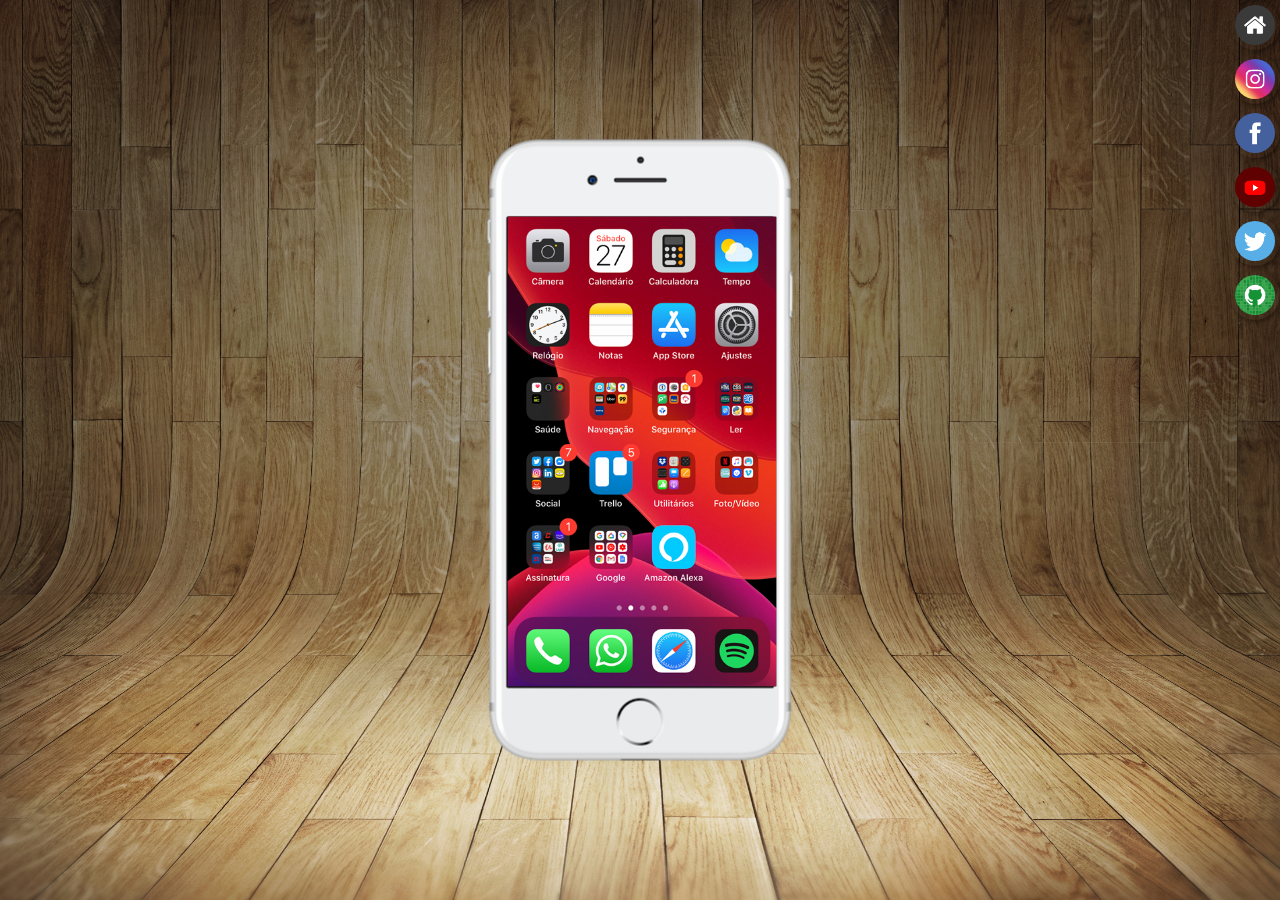
<file: index.html>
<!DOCTYPE html>
<html lang="pt-br">
<head>
    <meta charset="UTF-8">
    <meta name="viewport" content="width=device-width, initial-scale=1.0">
    <title>Projeto de Redes Sociais</title>
   <link rel="shortcut icon" href="favicon.ico" type="image/x-icon">
   <link rel="stylesheet" href="estilo.css">
</head>
<body>
     <main>
        <section id="telefone">
         <iframe src="home.html" name="tela" id="tela" frameborder="0">
            Seu navegador não é compativel com isso.
         </iframe>
        </section>

        <section id="redes">
           <a href="home.html" target="tela"><img src="imagens/logo-home.jpg" alt=""></a><br>
           <a href="insta.html" target="tela"><img src="imagens/logo-instagram.jpg" alt="Instagran"></a><br>
           <a href="facebook.html" target="tela"><img src="imagens/logo-facebook.jpg" alt="Facebook"></a><br>
           <a href="youtube.html" target="tela"><img src="imagens/logo-youtube.jpg" alt="youtube"></a><br>
           <a href="*" target="tela"><img src="imagens/logo-twitter.jpg" alt=""></a><br>
           <a href="*" target="tela"><img src="imagens/logo-github.jpg" alt=""></a>
        </section>
     </main>
</body> 
</html>
</file>
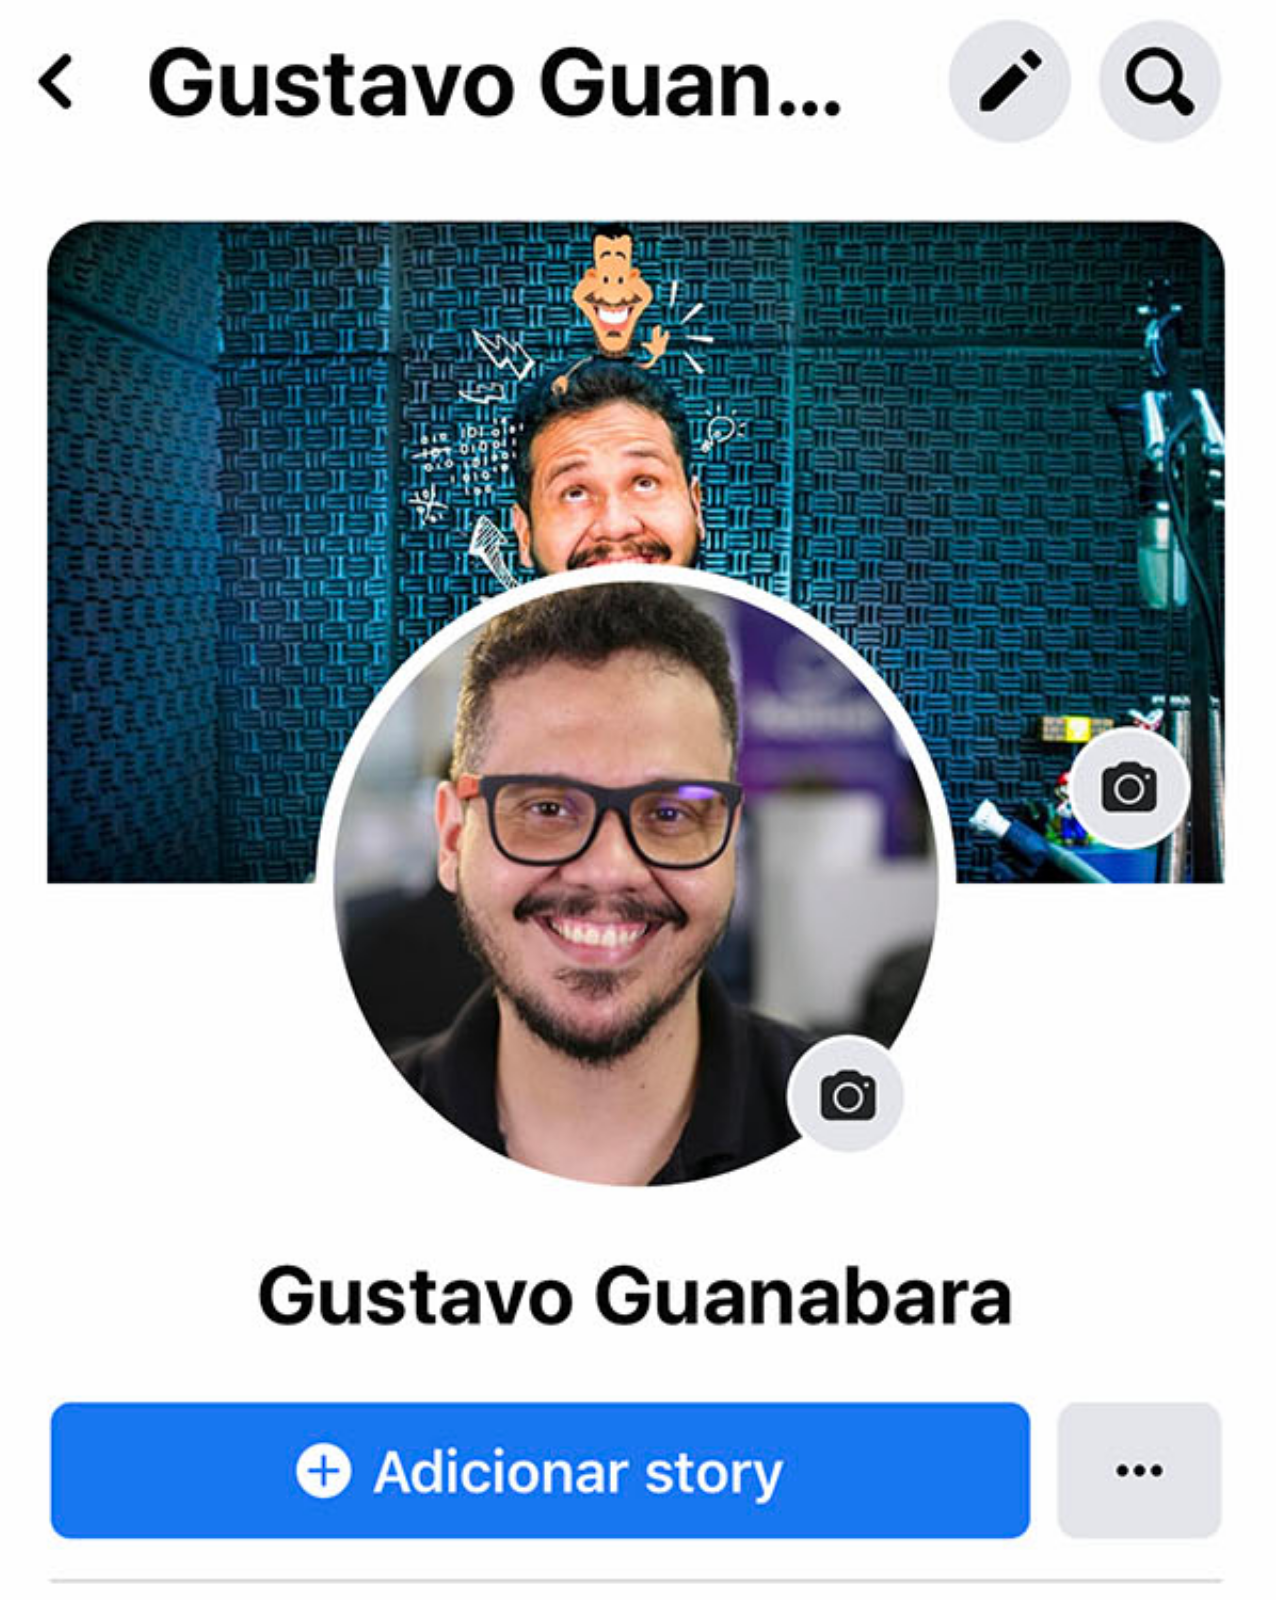
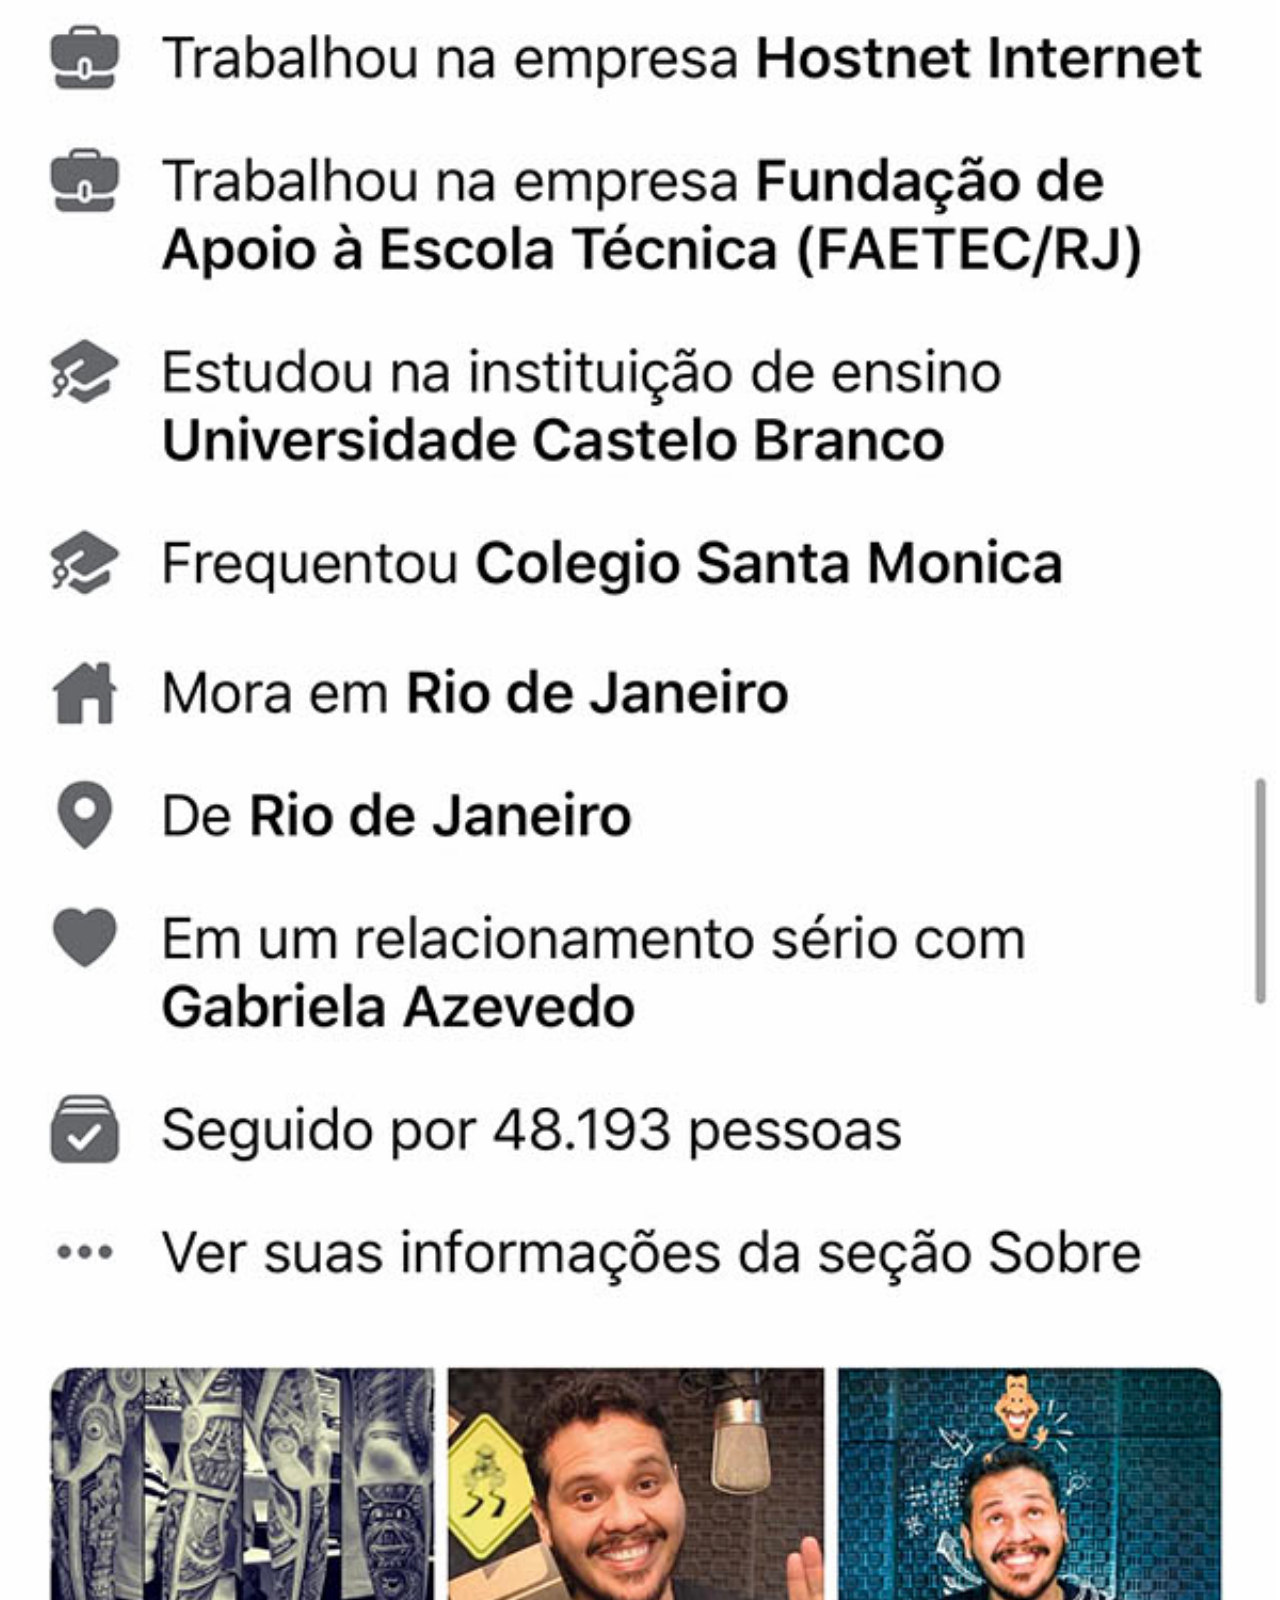
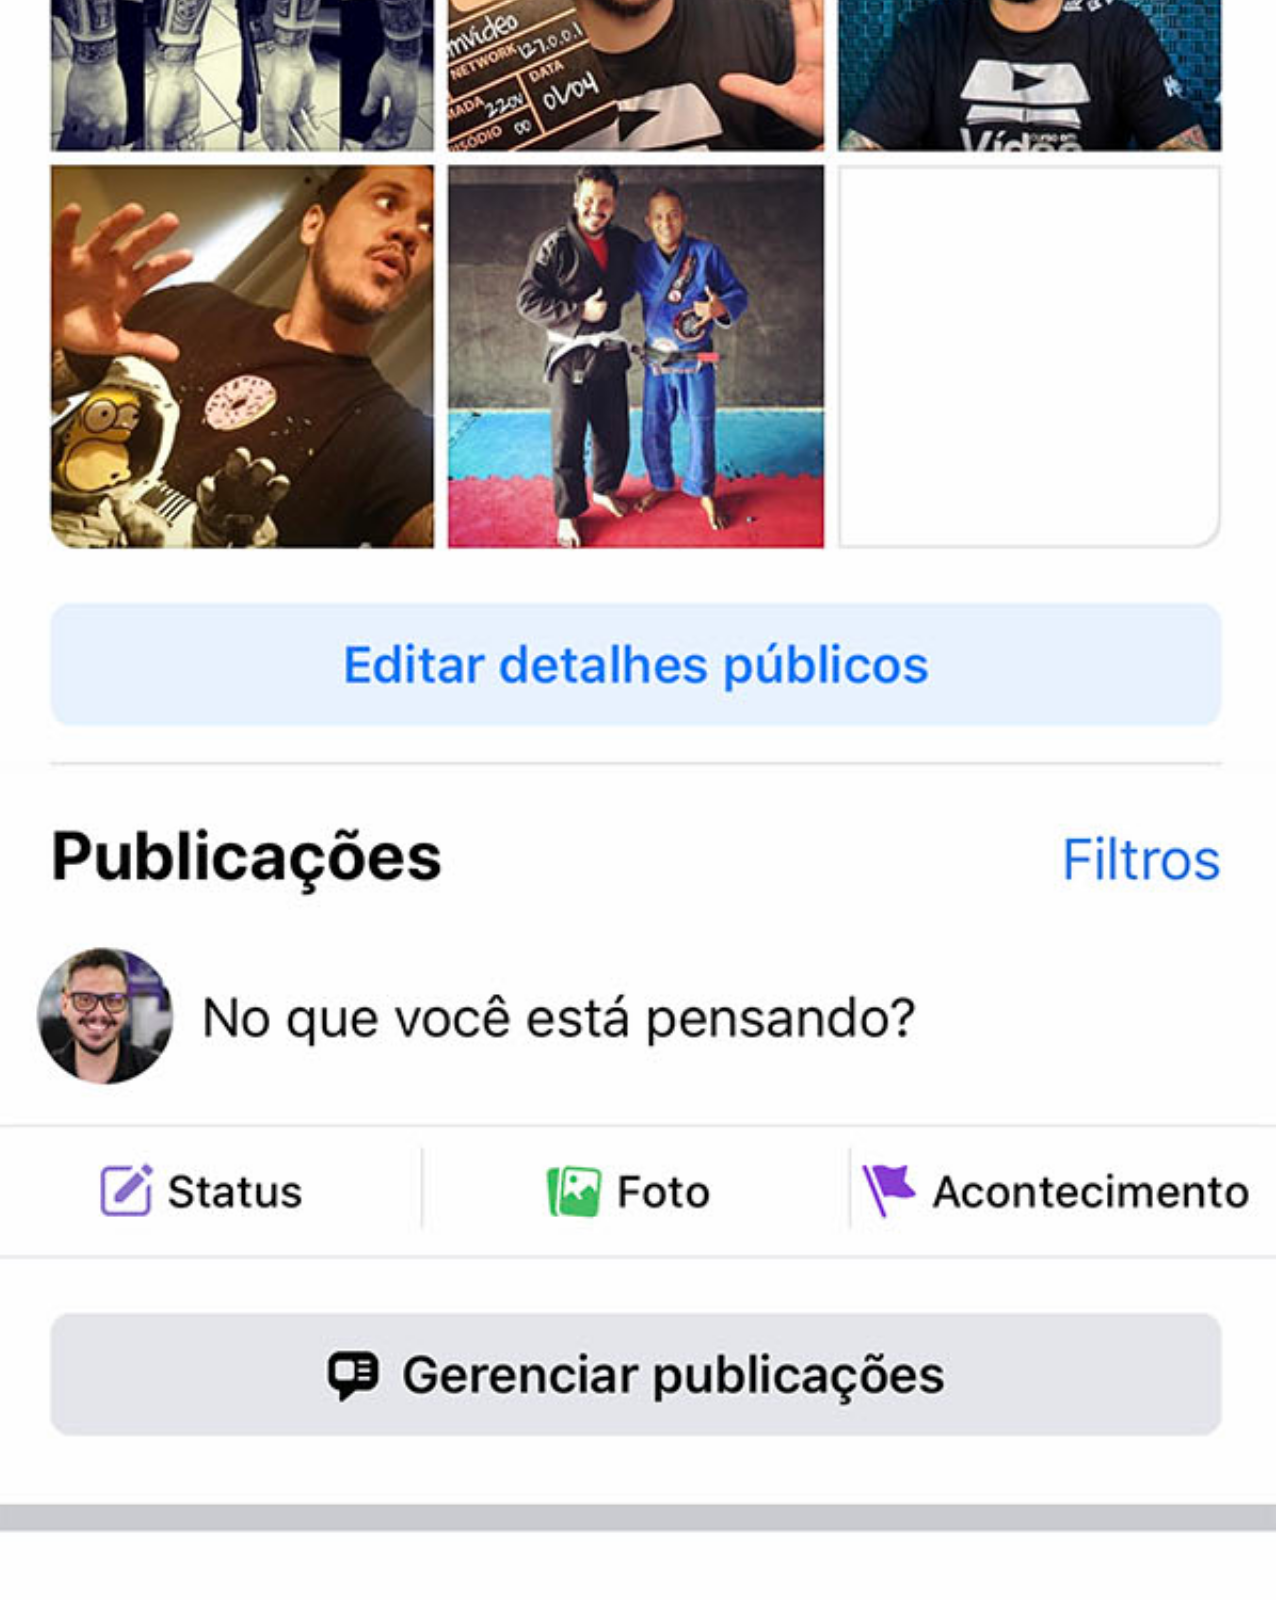
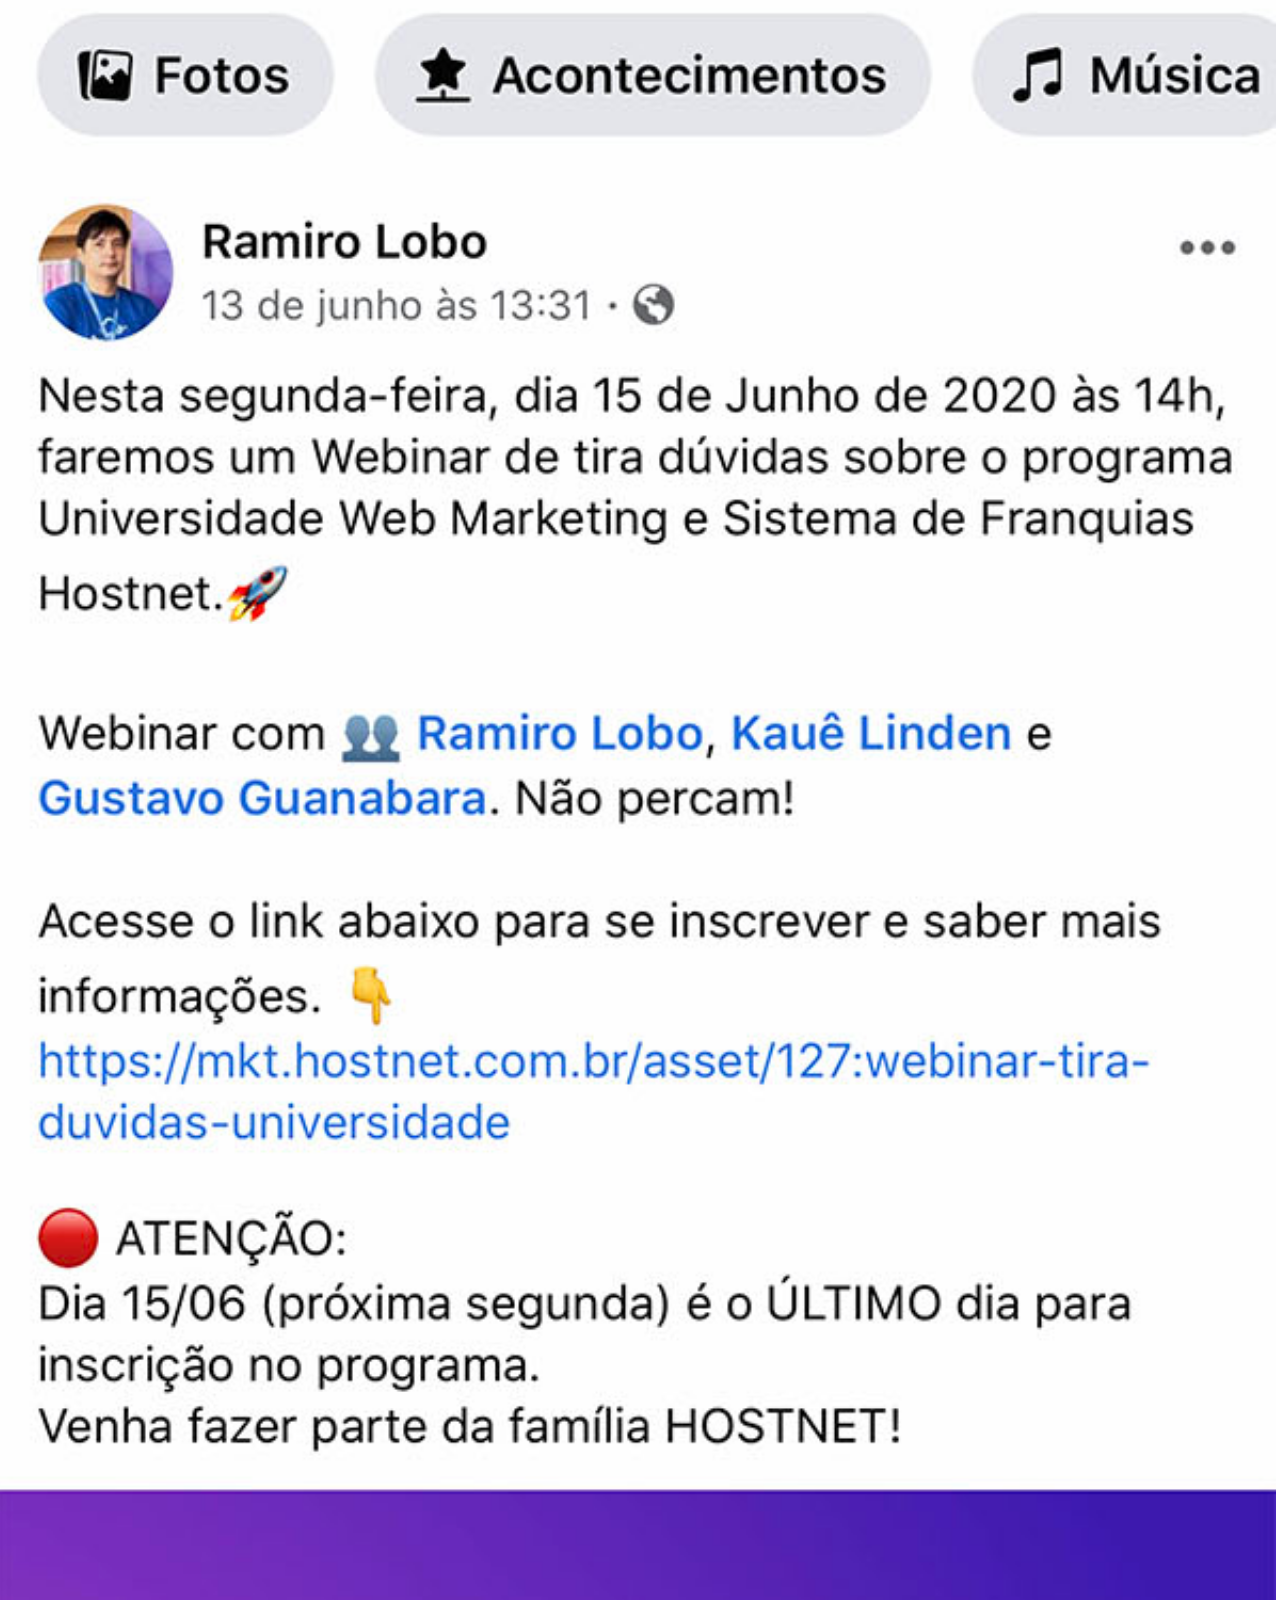
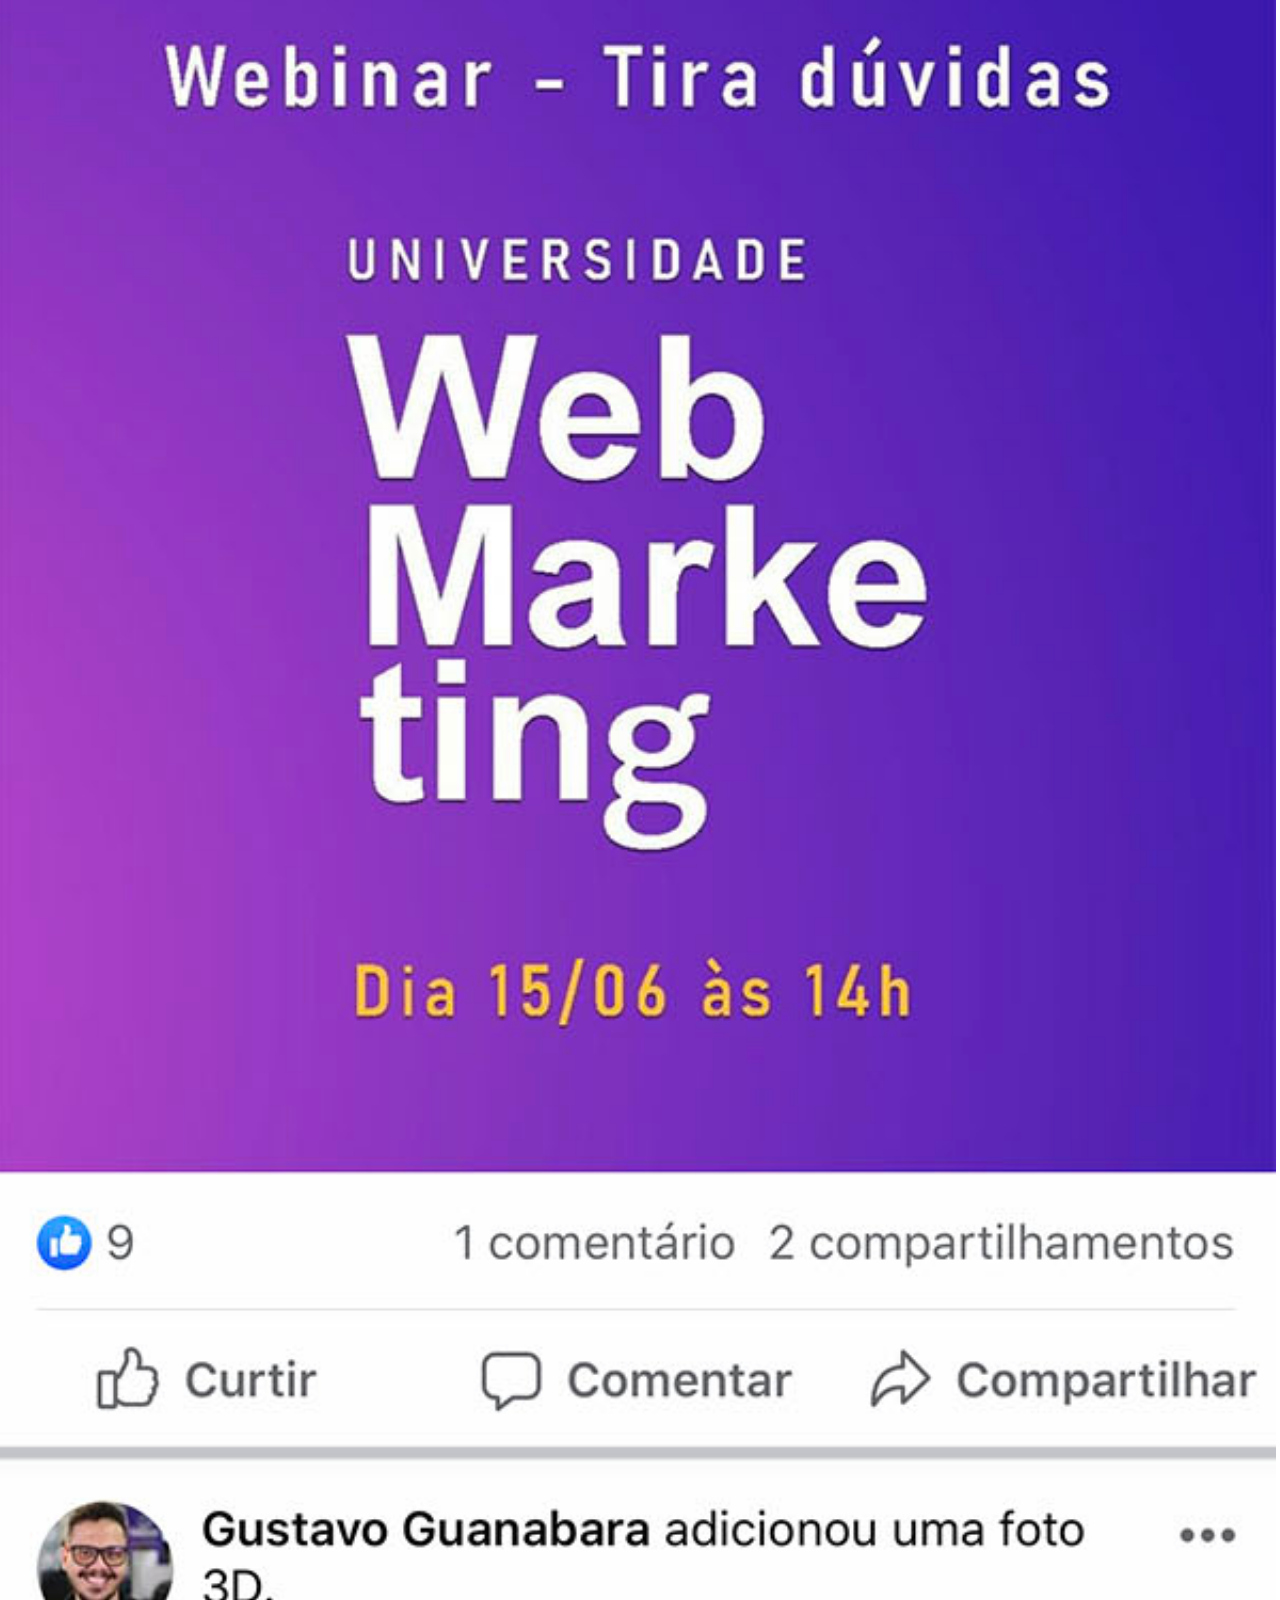
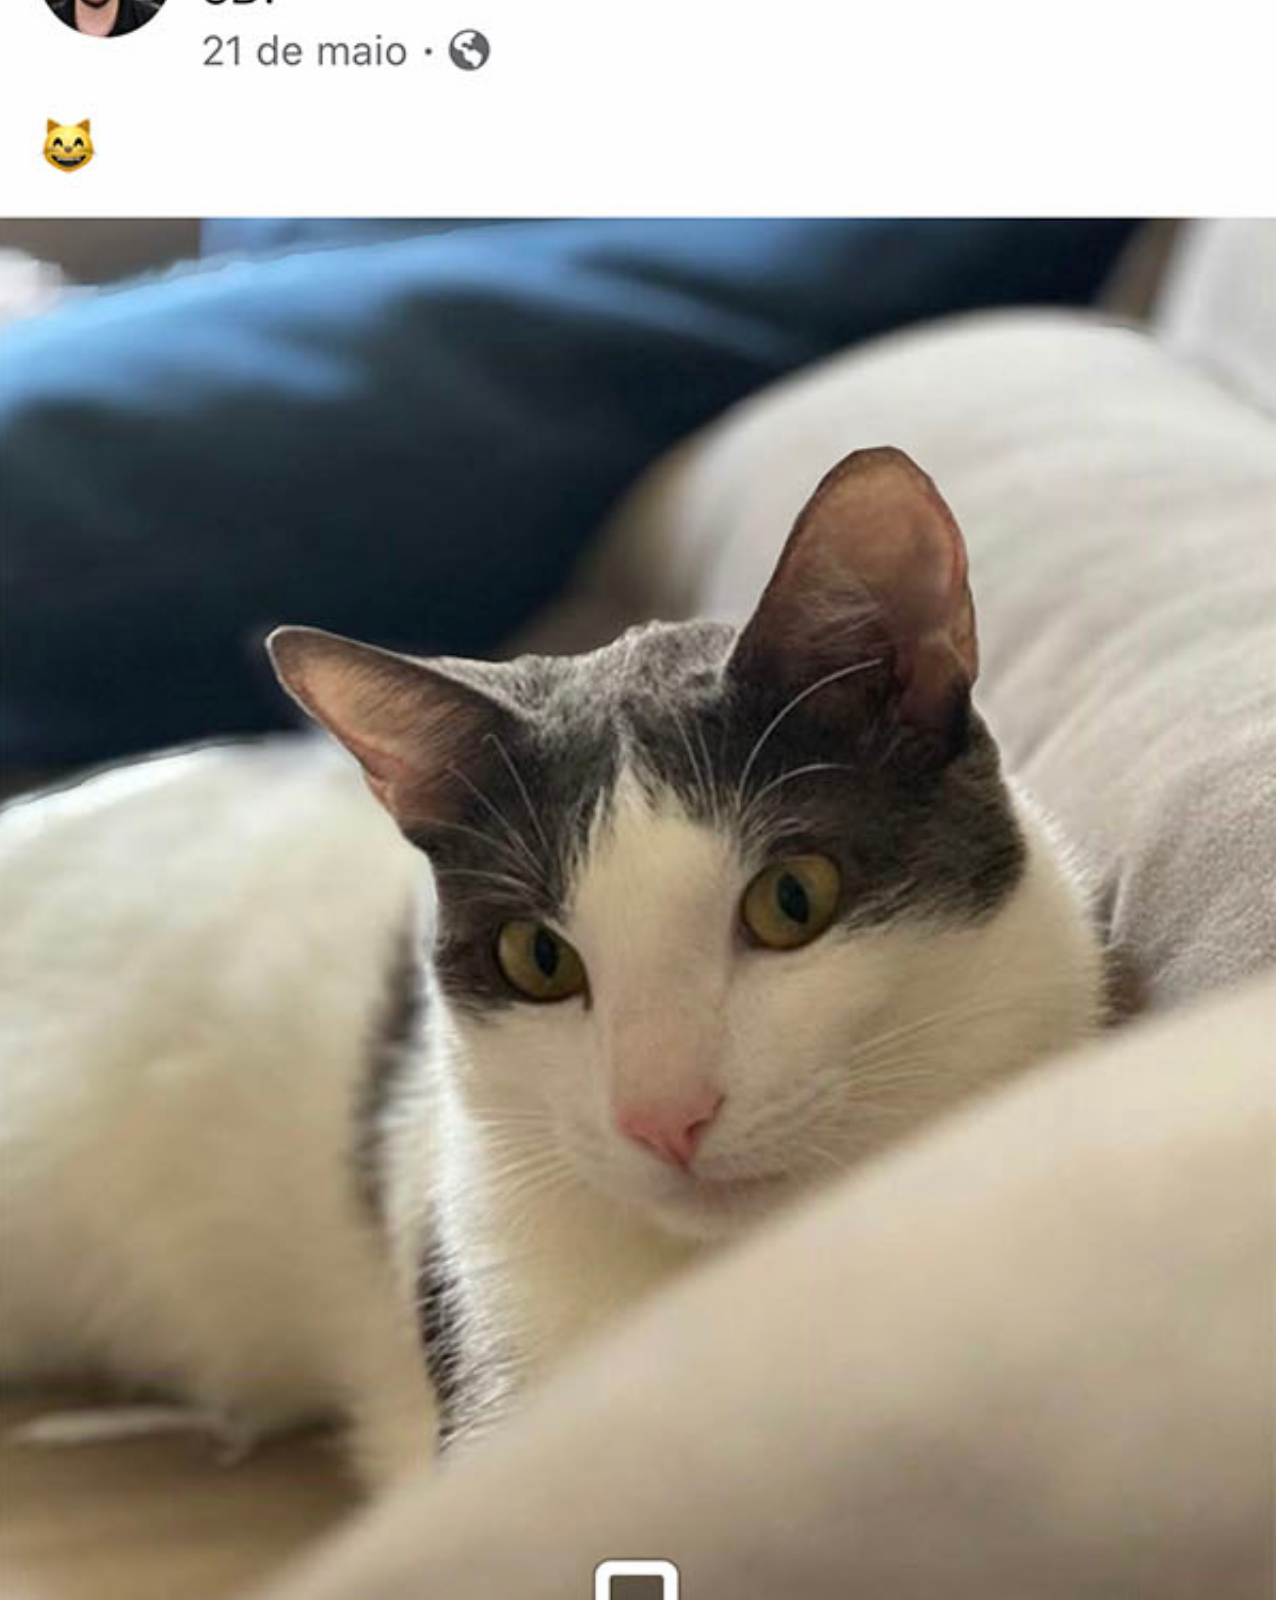
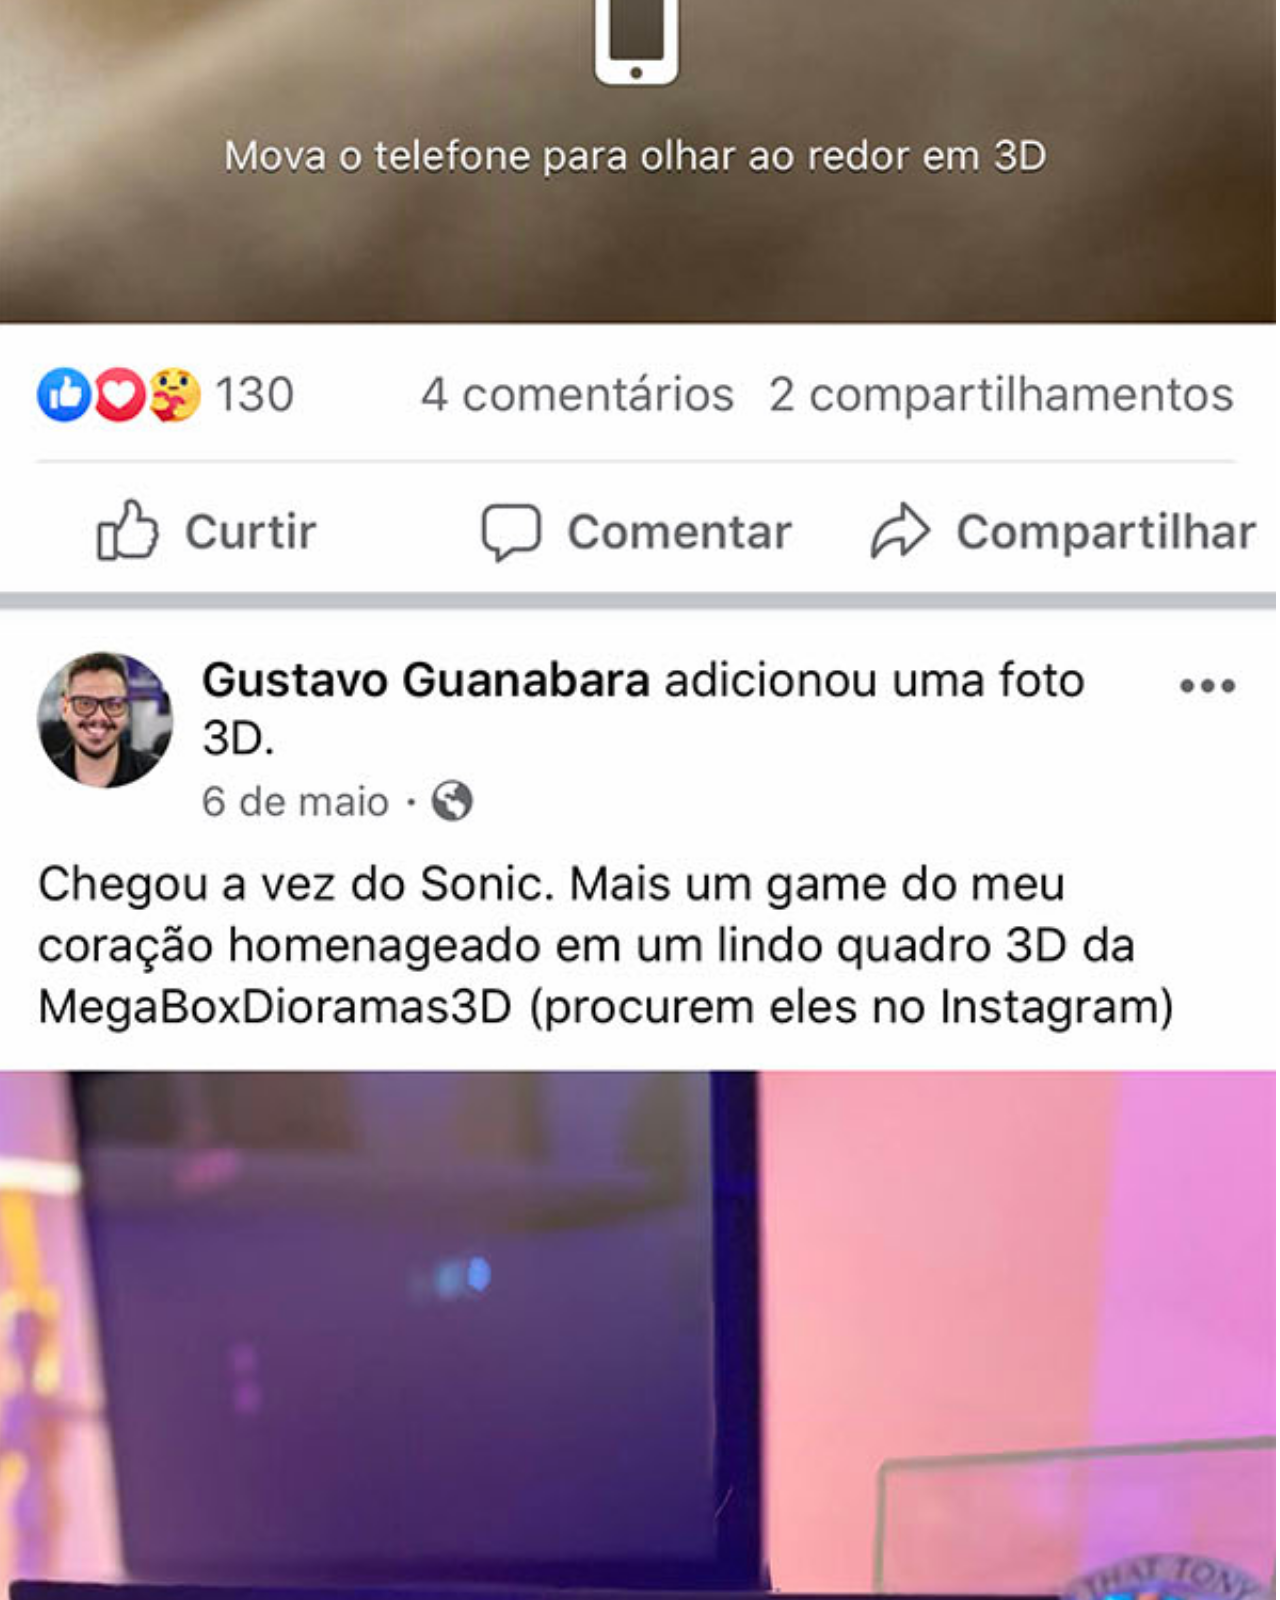
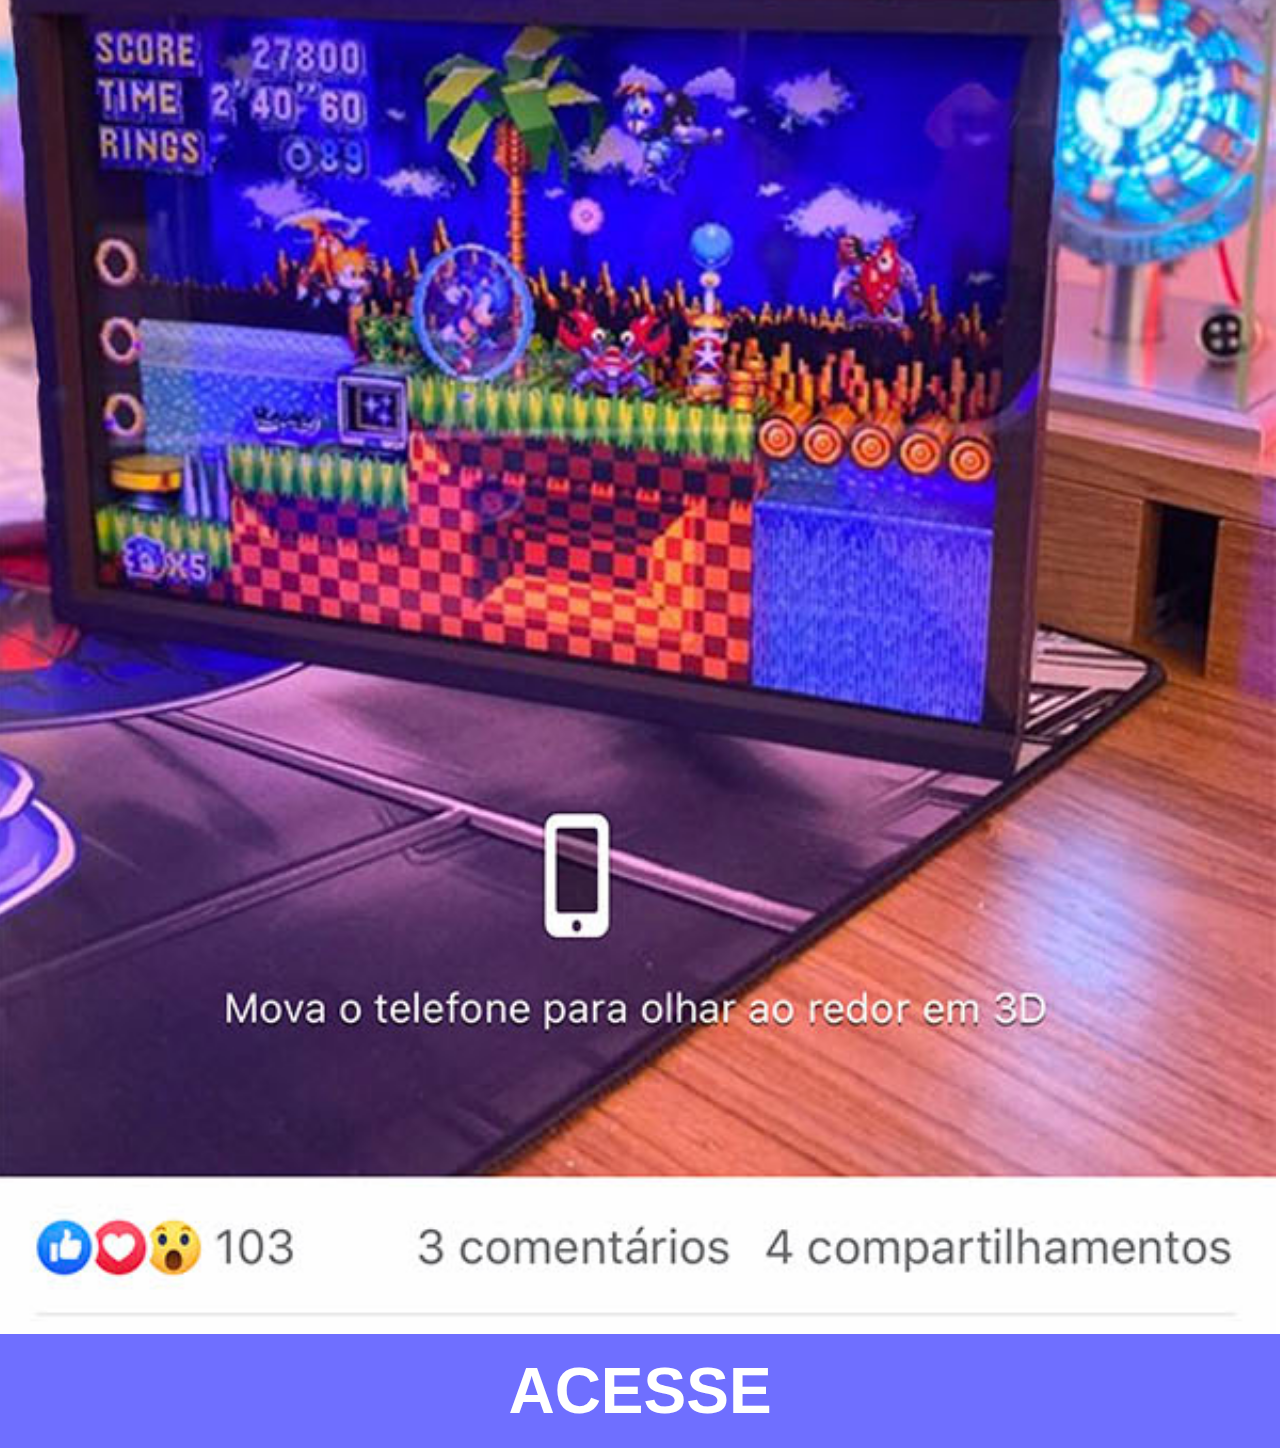
<file: facebook.html>
<!DOCTYPE html>
<html lang="pt-br">
<head>
    <meta charset="UTF-8">
    <meta name="viewport" content="width=device-width, initial-scale=1.0">
    <title>Facebook</title>
    <link rel="stylesheet" href="estilo/social.css">
</head>
<body>
    <img src="imagens/tela-facebook.jpg" alt="Facebook">
    <a href="https://www.facebook.com/gustavoguanabara?locale=pt_BR" target="_blank">ACESSE</a>
</body>
</html>
</file>
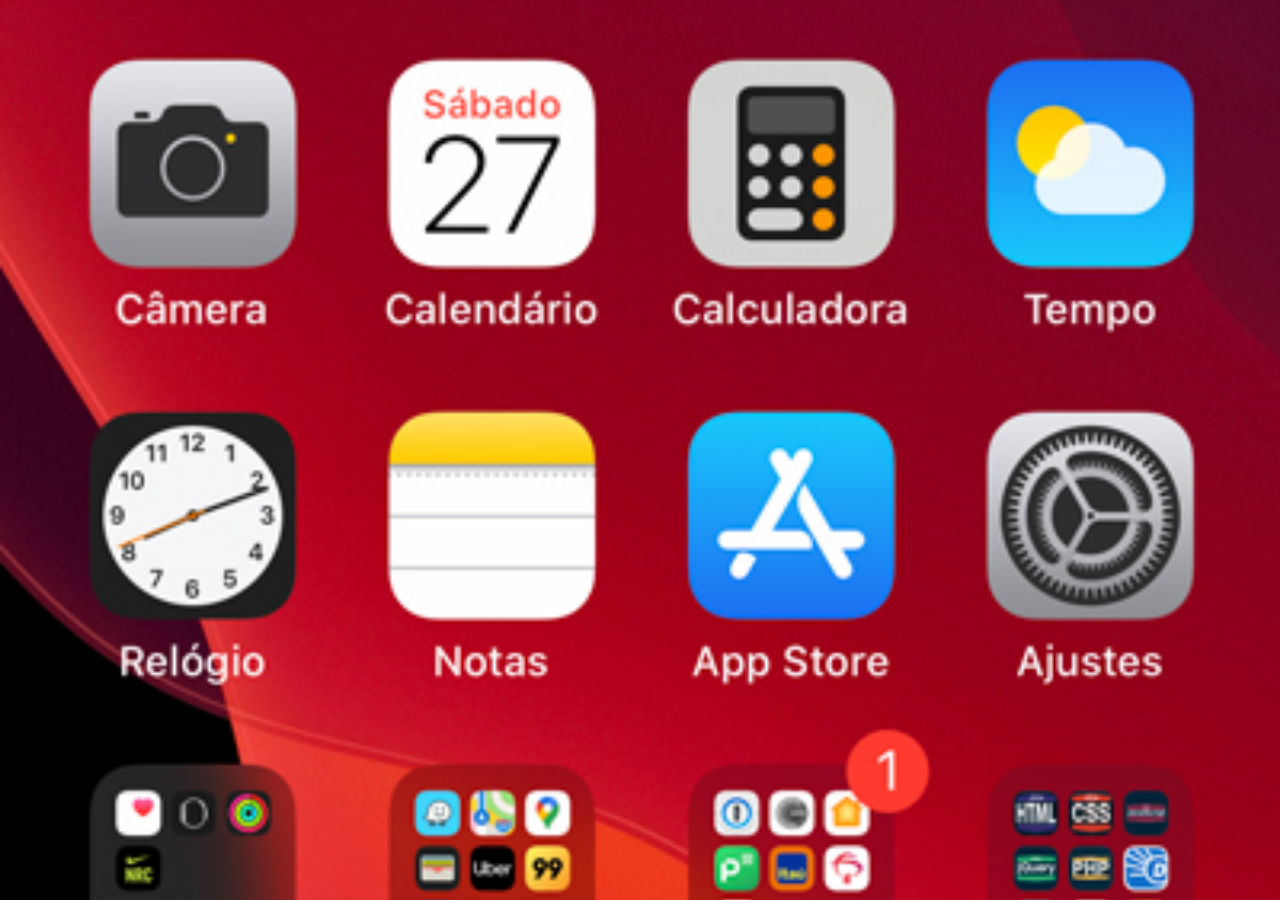
<file: home.html>
<!DOCTYPE html>
<html lang="en">
<head>
    <meta charset="UTF-8">
    <meta name="viewport" content="width=device-width, initial-scale=1.0">
    <title>Home</title>
    <style>
        *{
            margin: 0px;
            padding: 0px;
        }

        body{
            width: 100vw;
            height: 100vh;
            background: black url('imagens/tela-home.jpg') no-repeat top center;
            background-size: cover;
        }
    </style>
</head>
<body>
    
</body>
</html>
</file>
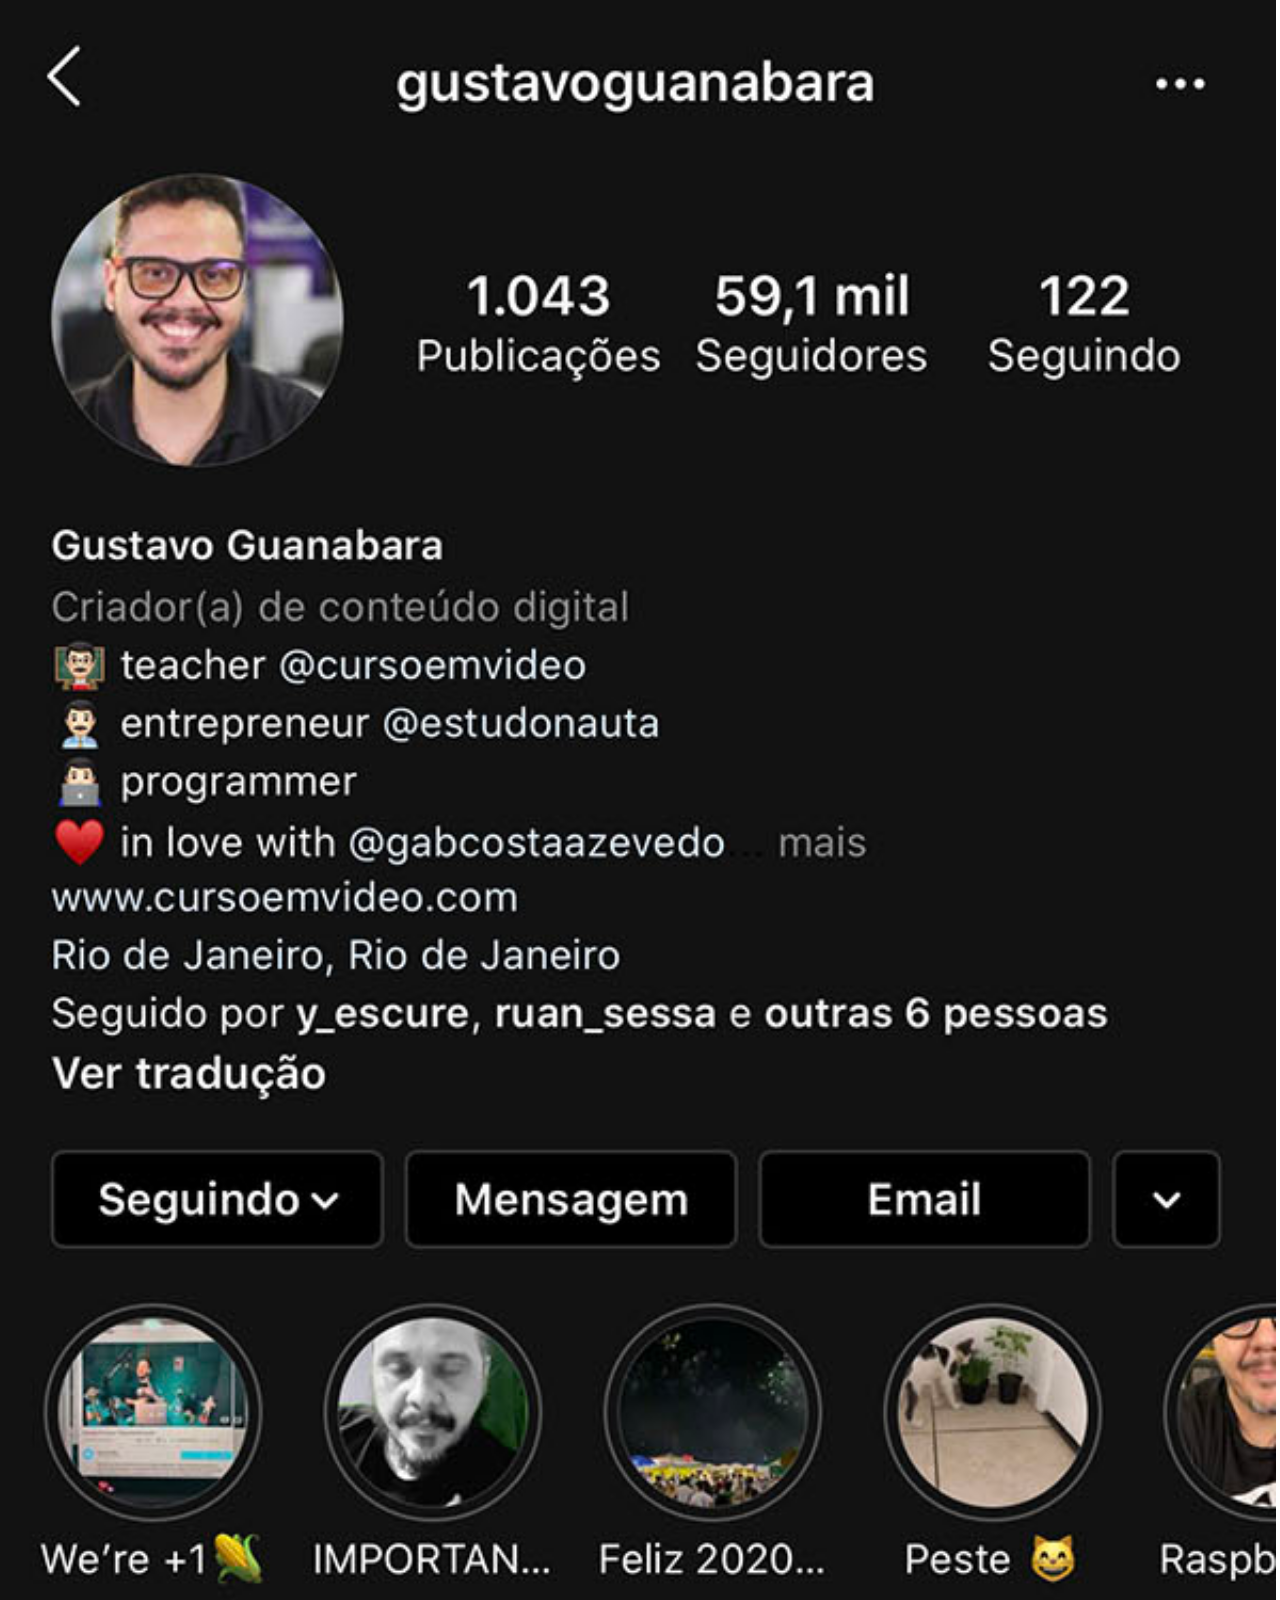
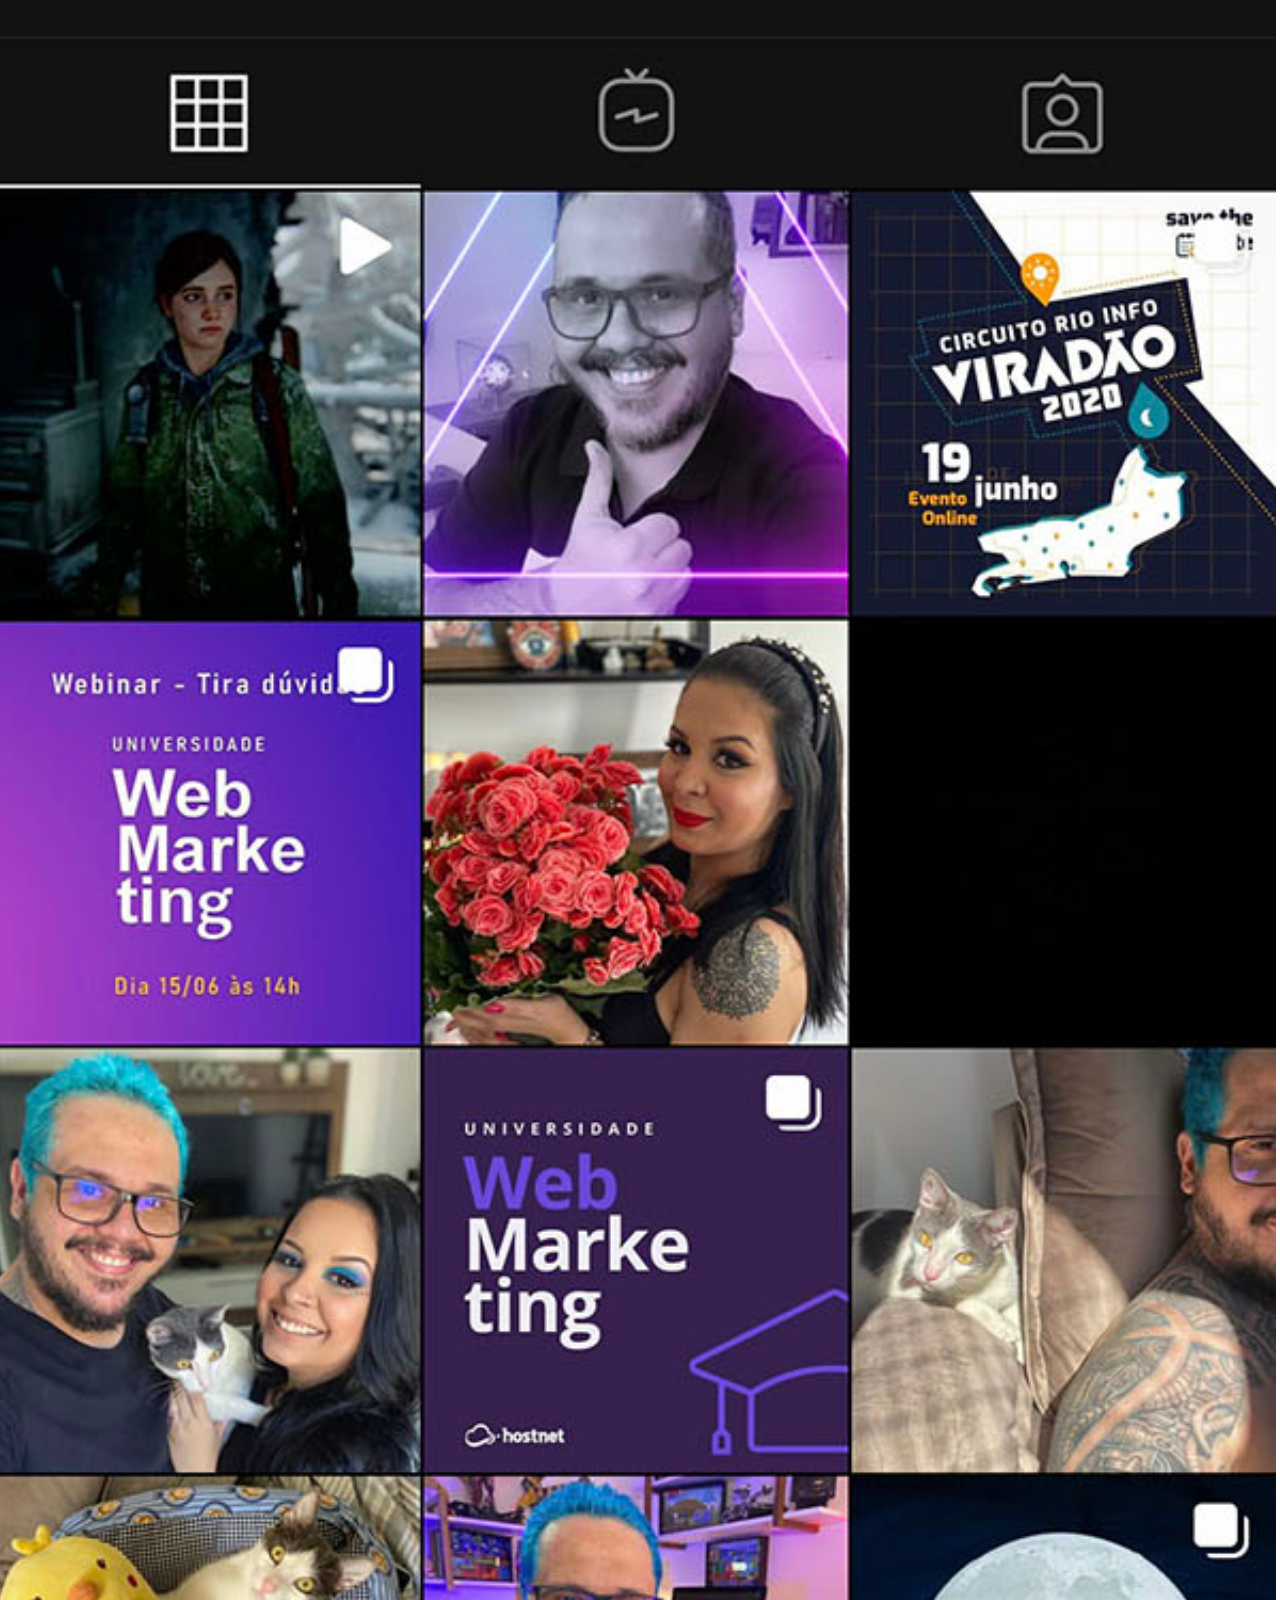
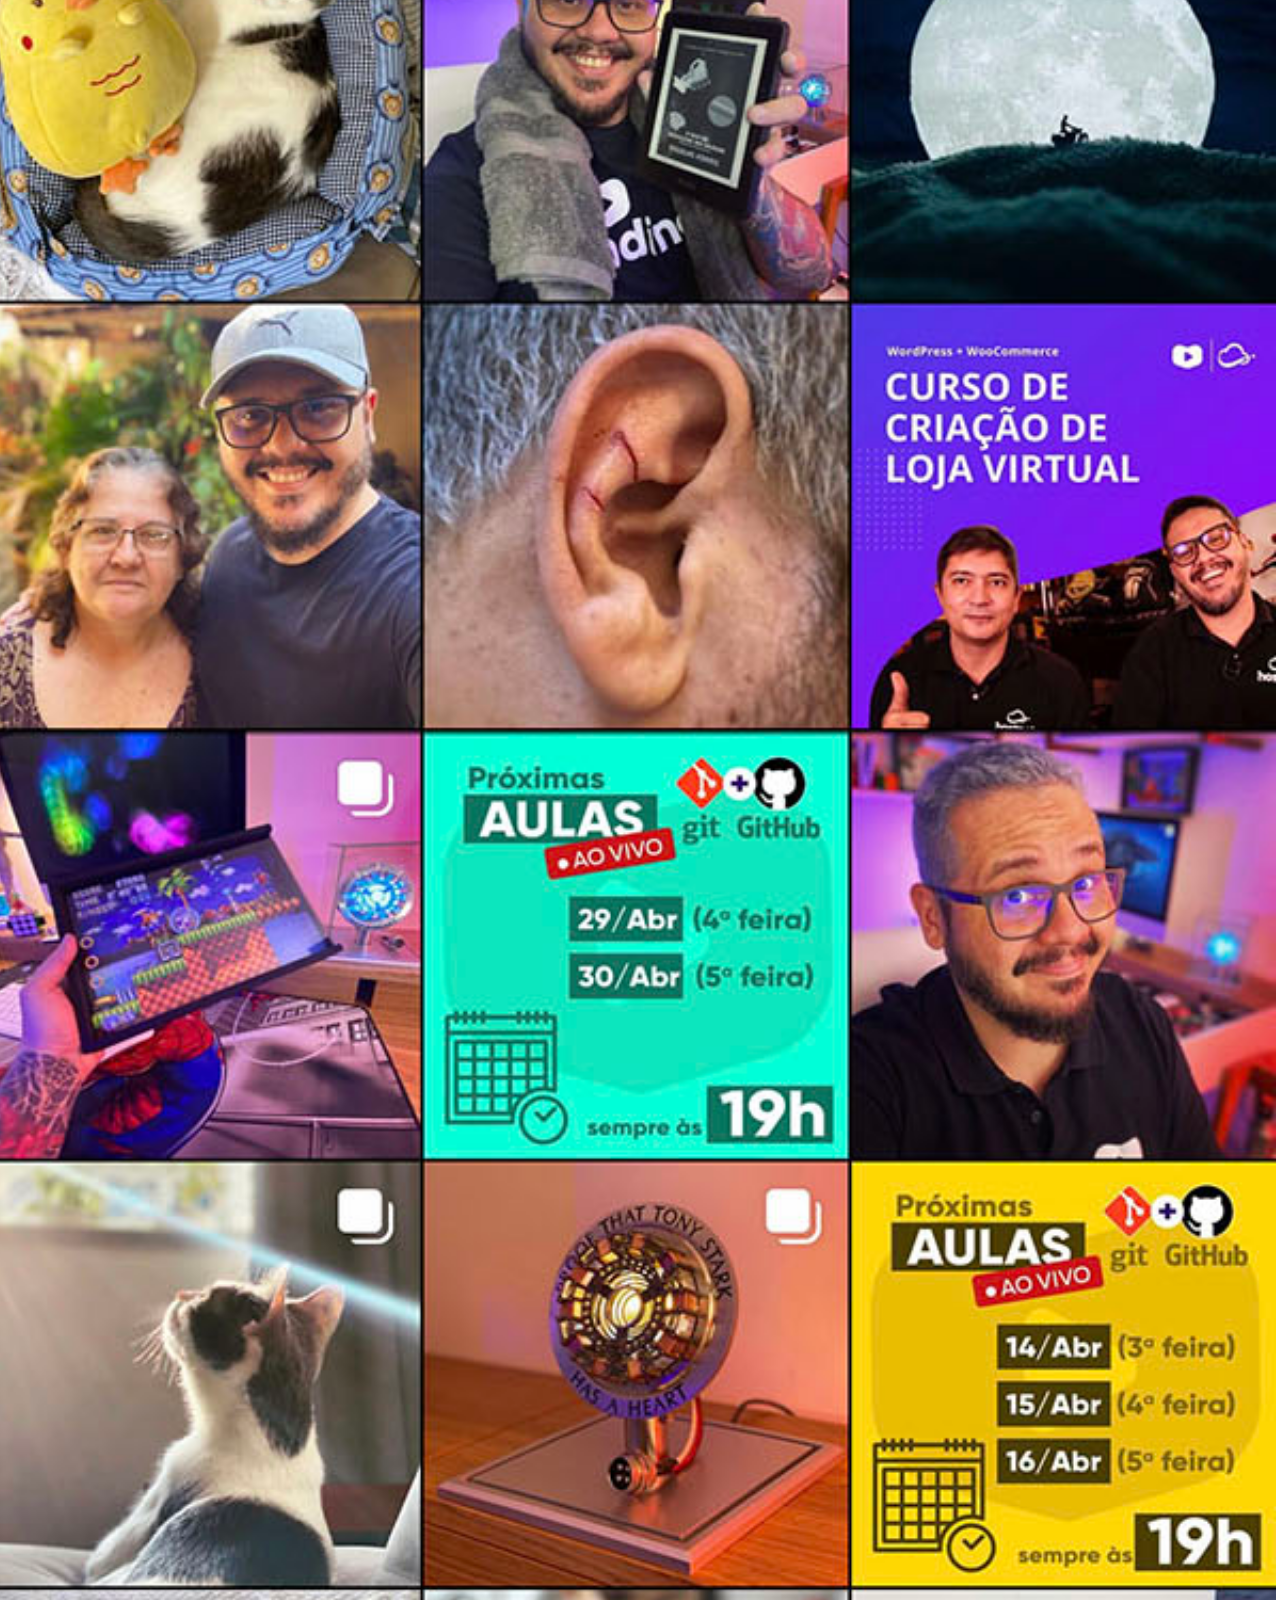
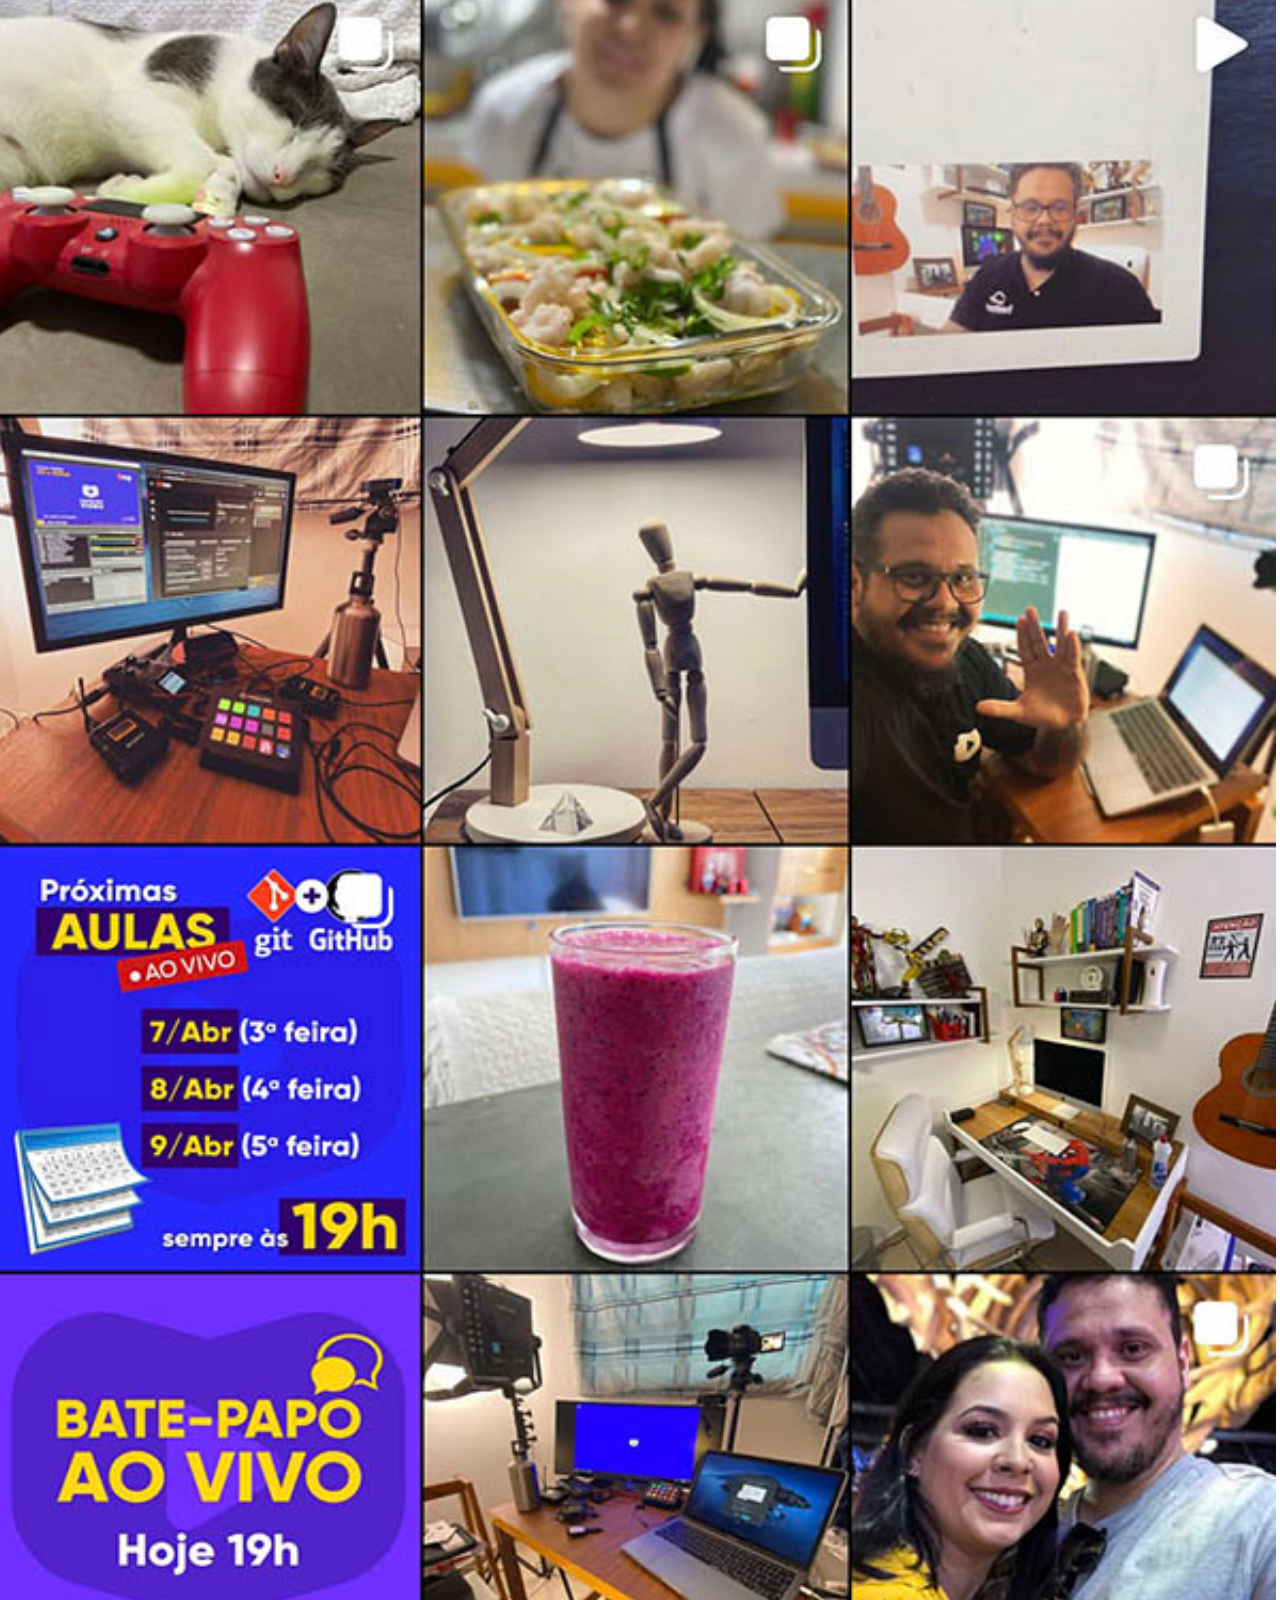
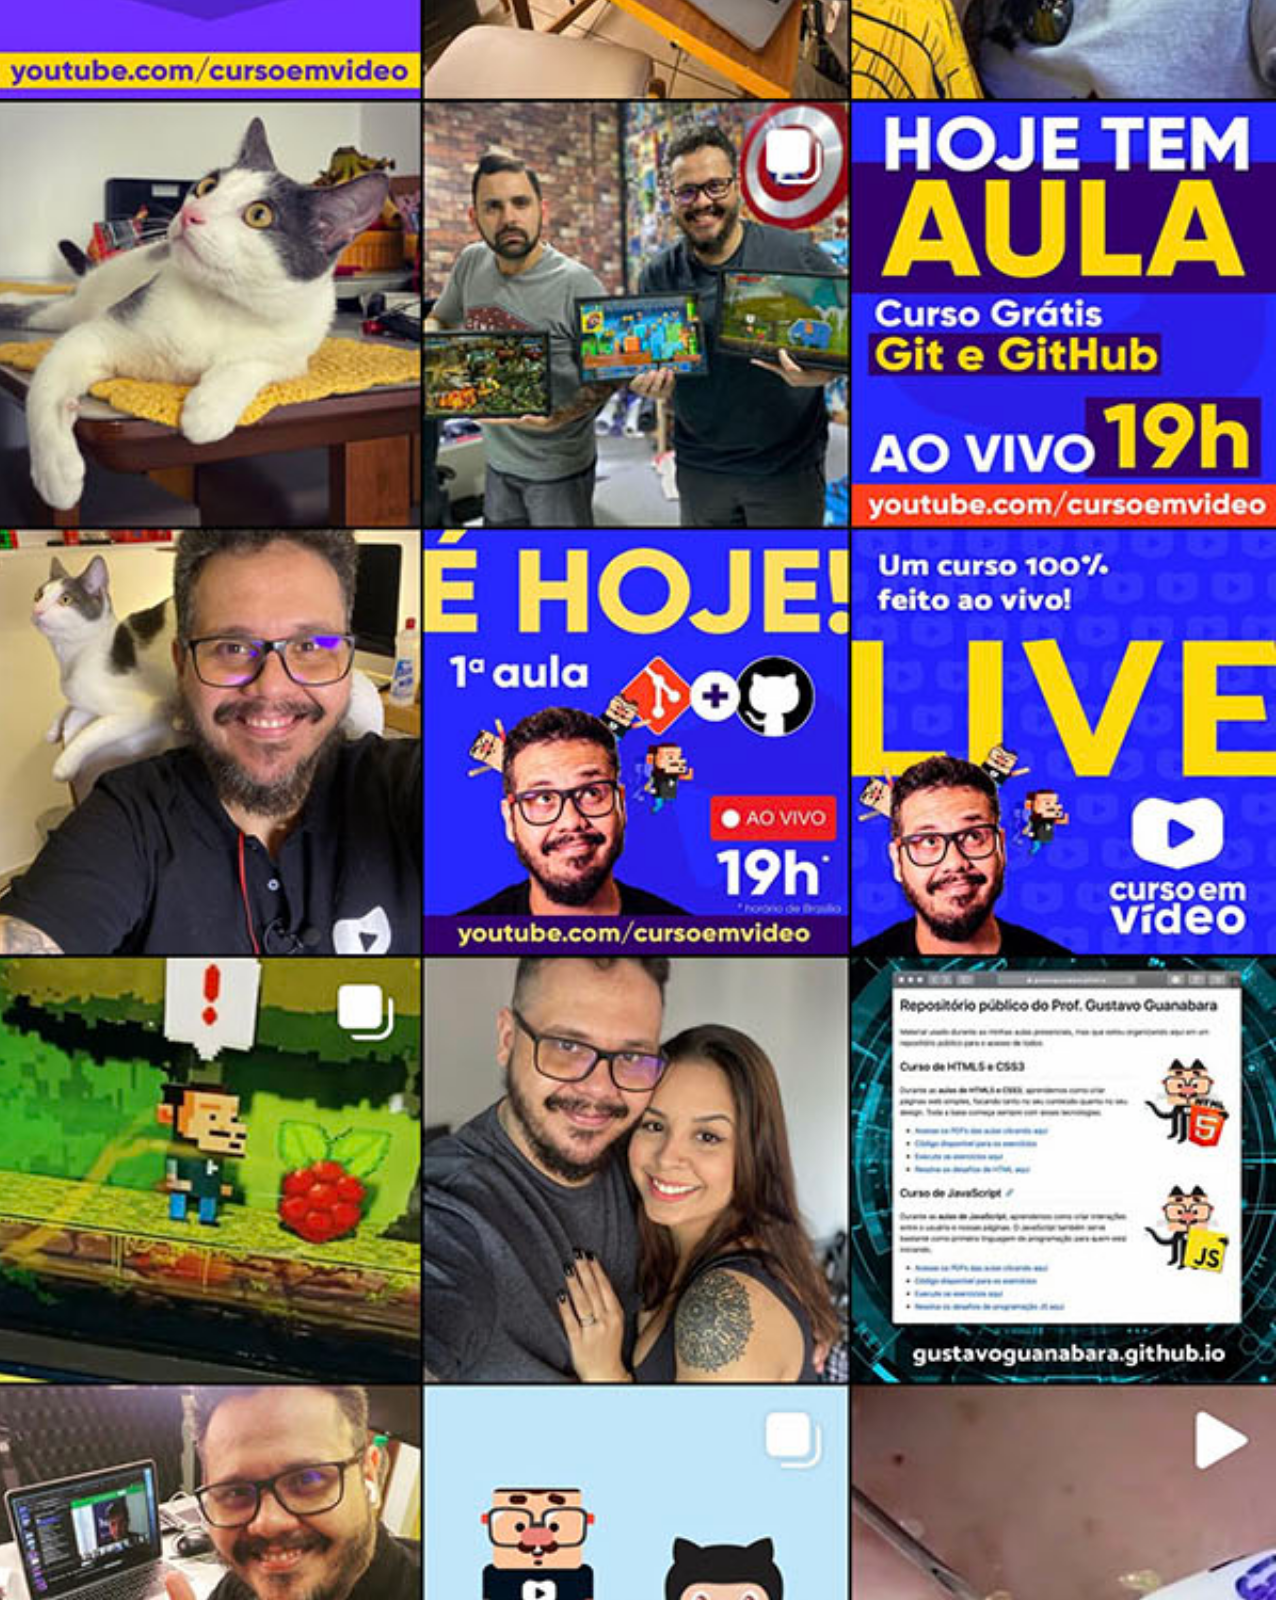
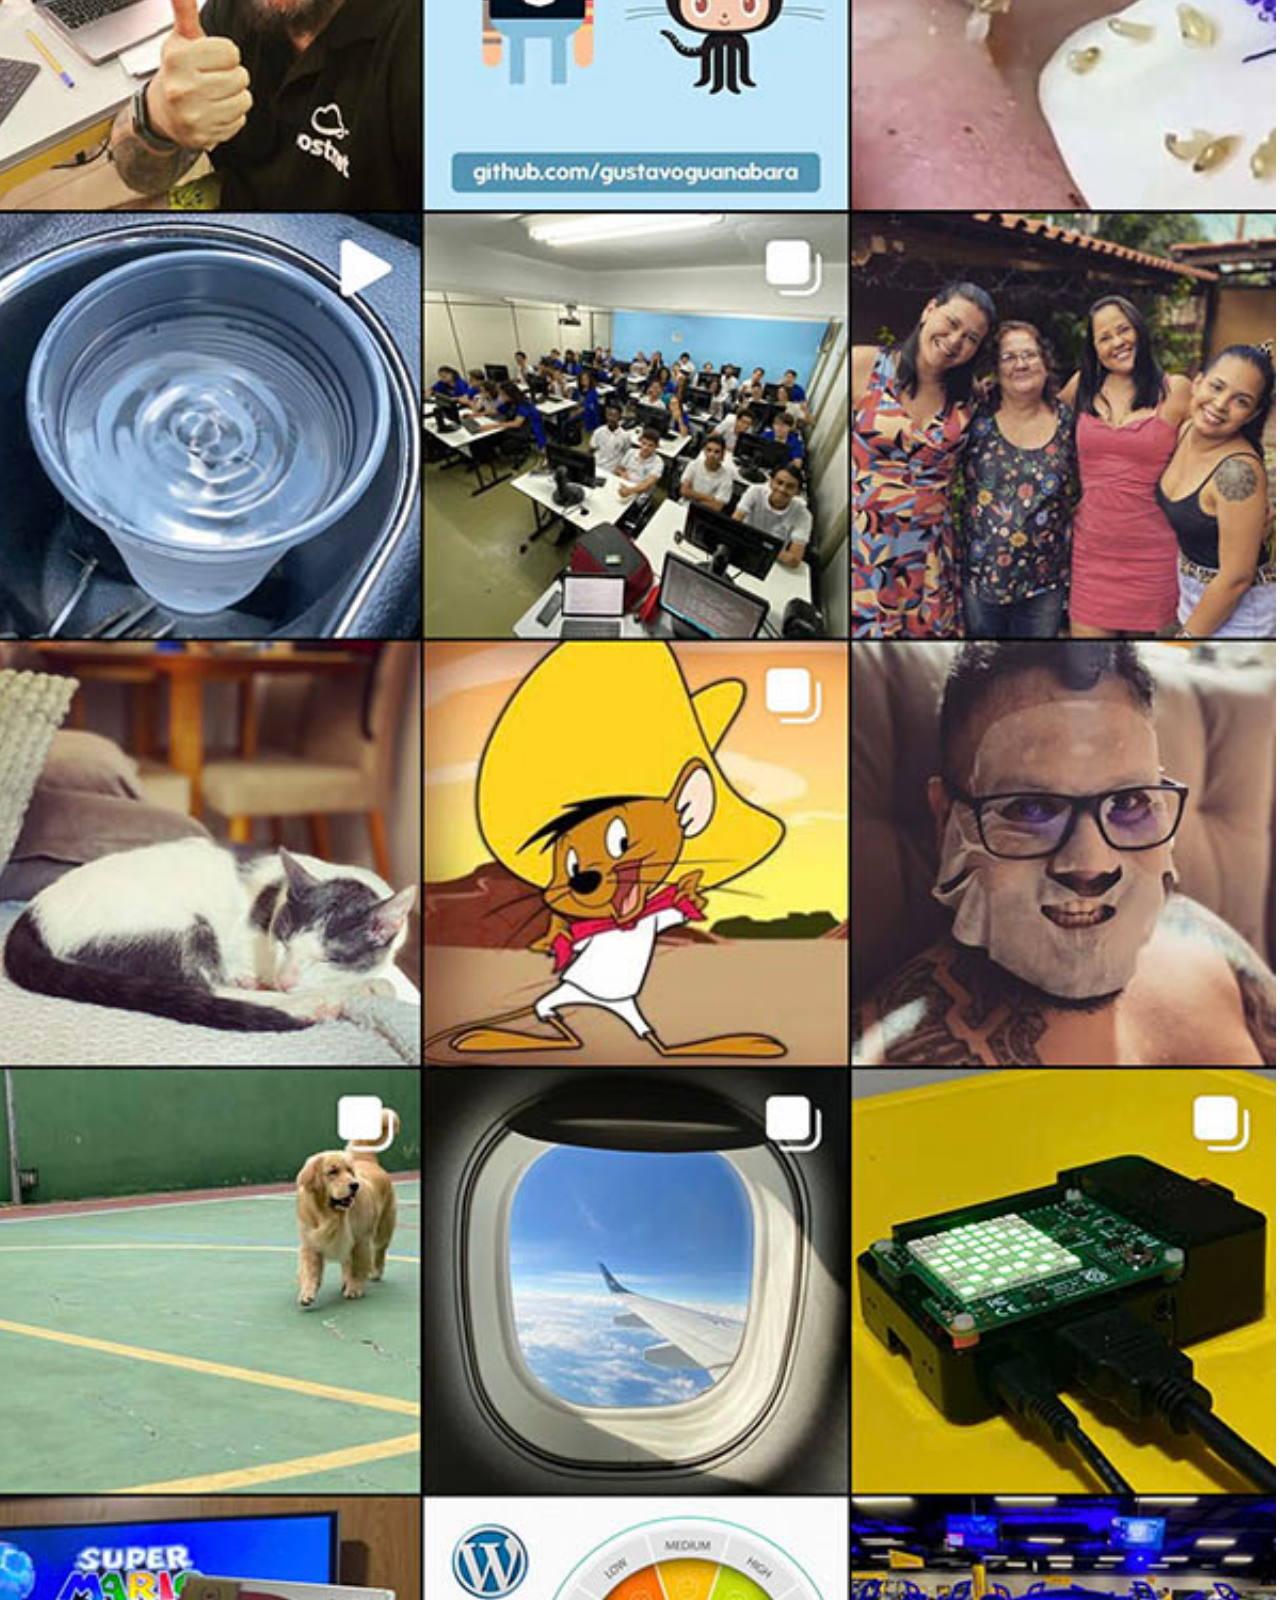
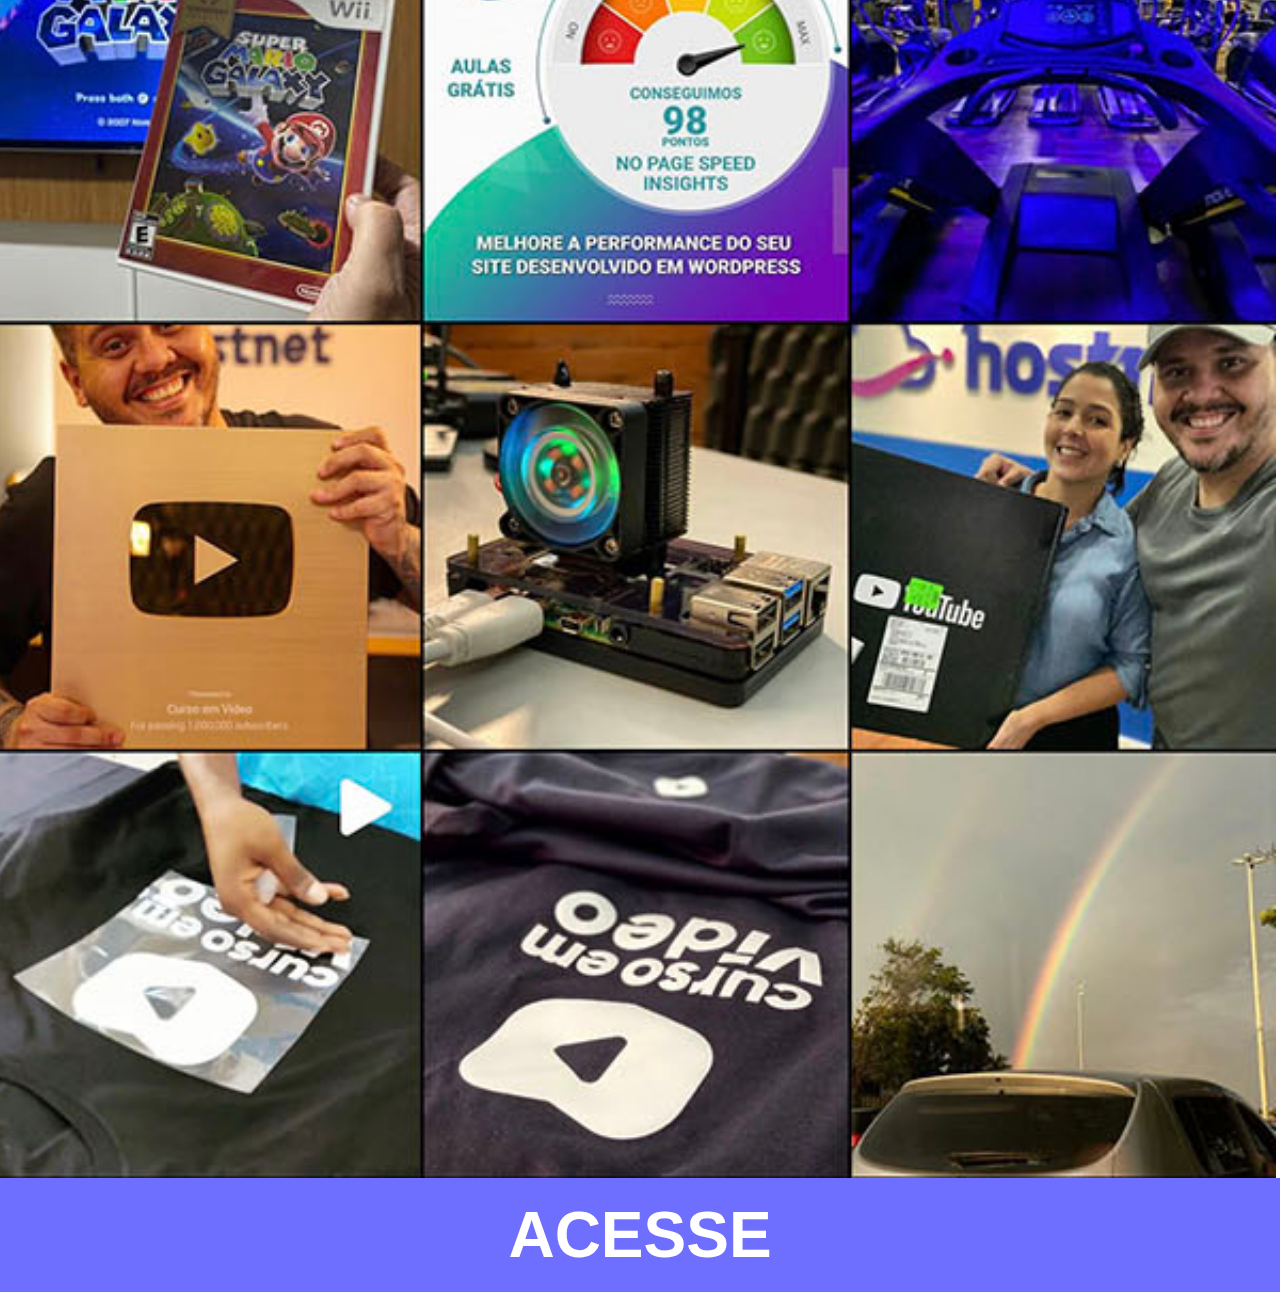
<file: insta.html>
<!DOCTYPE html>
<html lang="pt-br">
<head>
    <meta charset="UTF-8">
    <meta name="viewport" content="width=device-width, initial-scale=1.0">
    <title>Instagran</title>
    <link rel="stylesheet" href="estilo/social.css">
    
</head>
<body>
    <img src="imagens/tela-instagram.jpg" alt="Instagran">
    <a href="https://www.instagram.com/gustavoguanabara/" target="_blank">ACESSE</a>
</body>
</html>
</file>
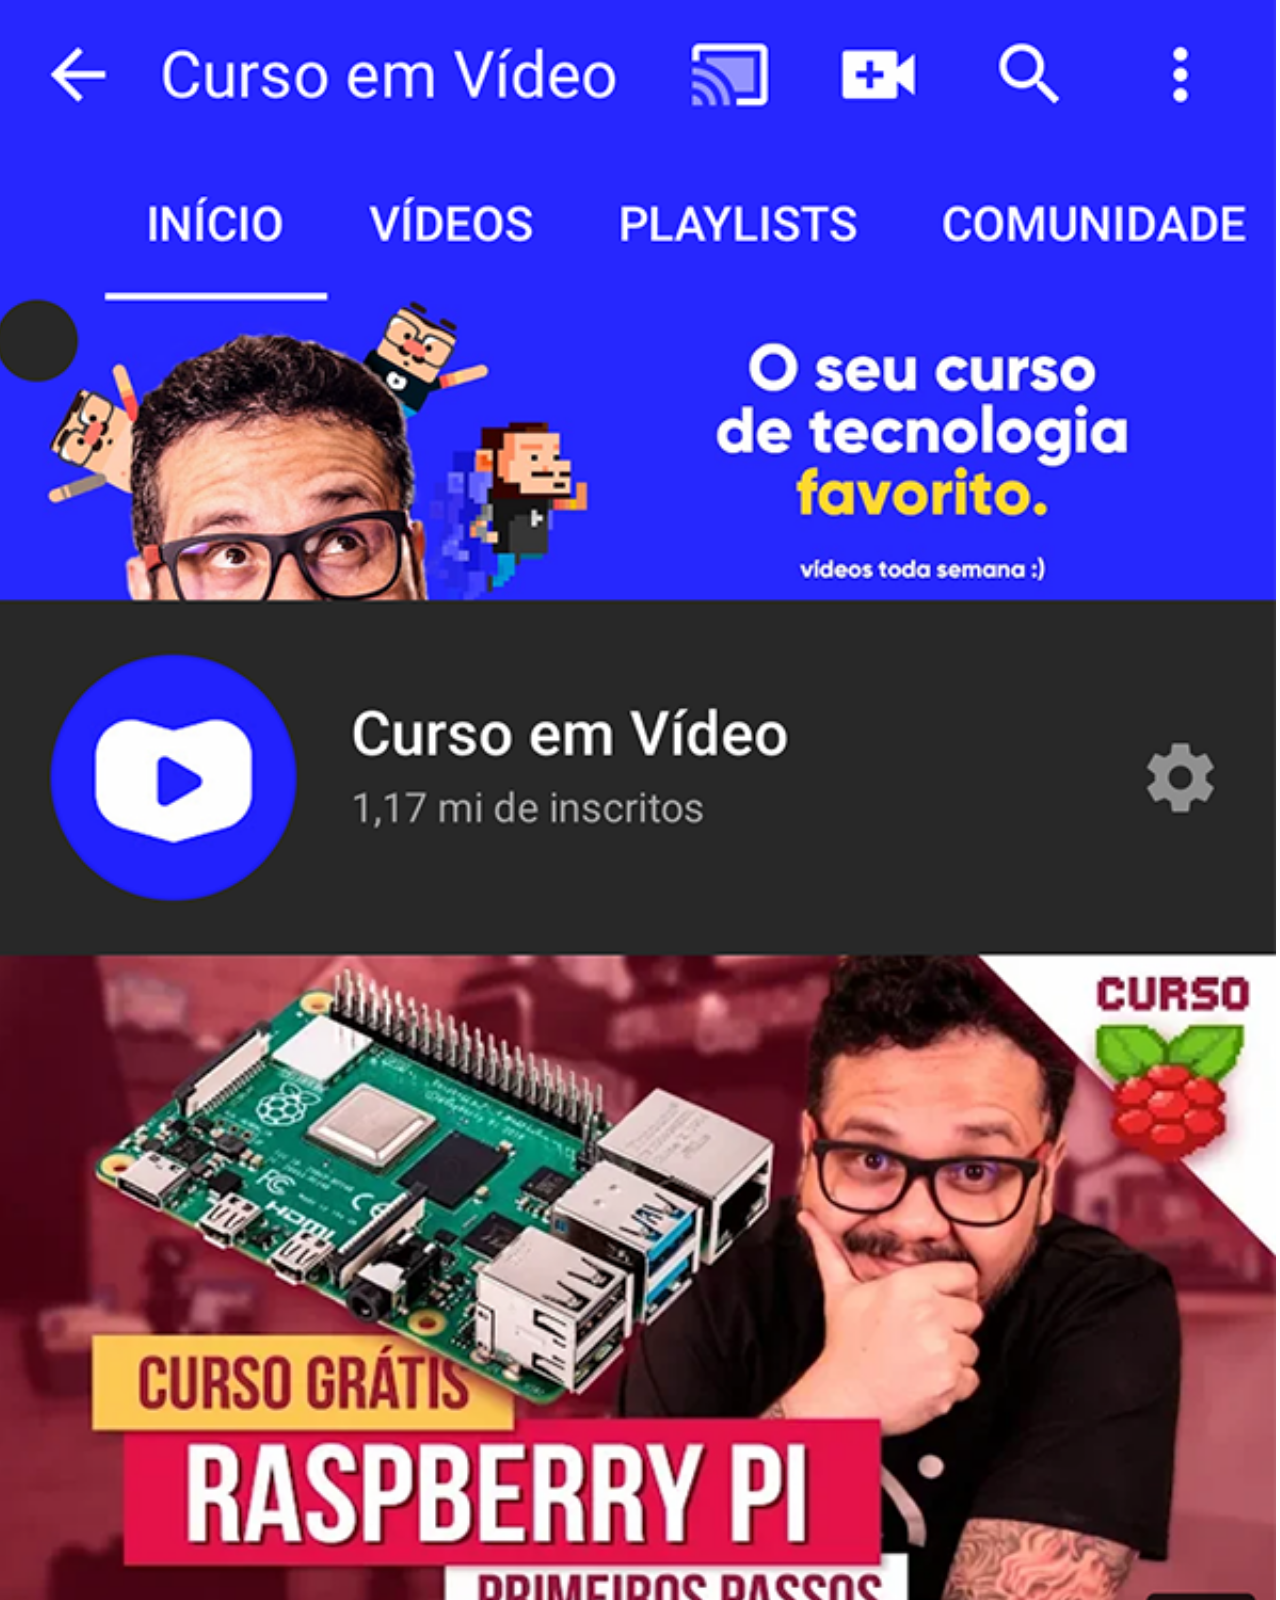
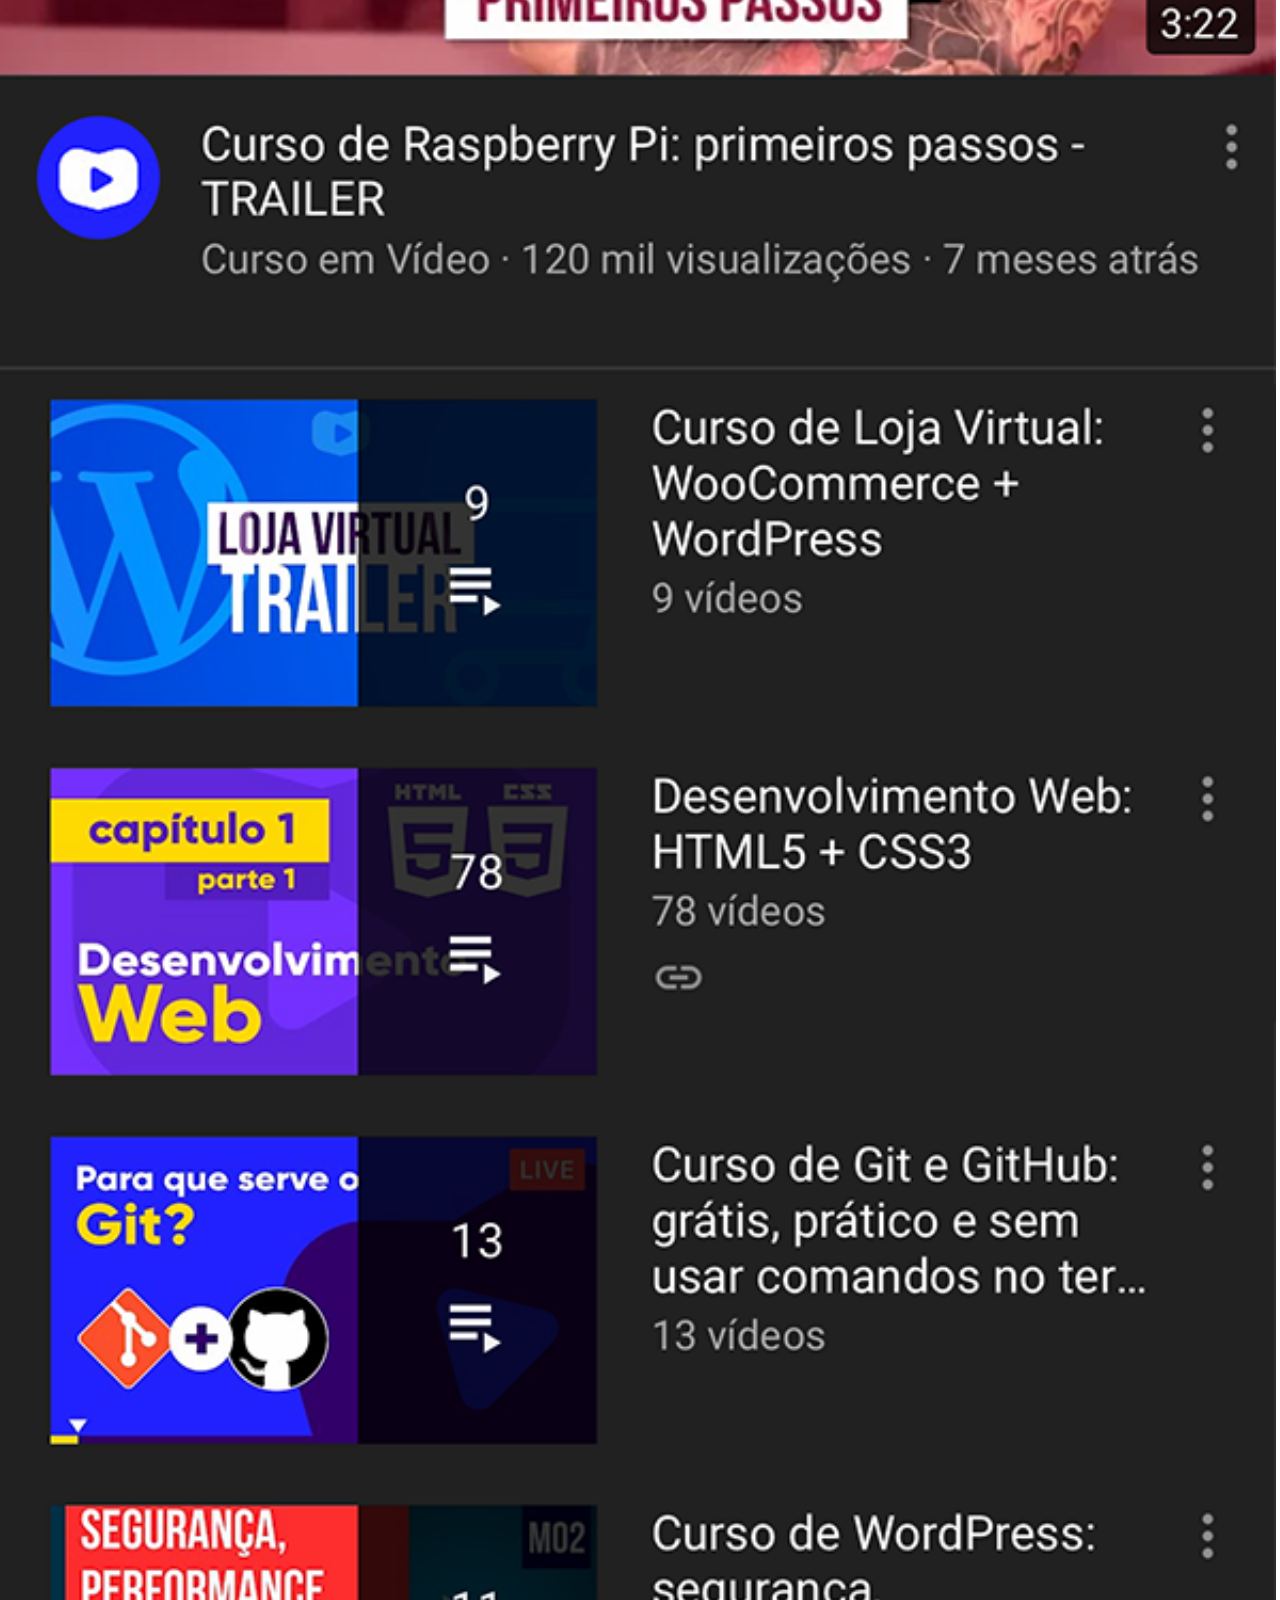
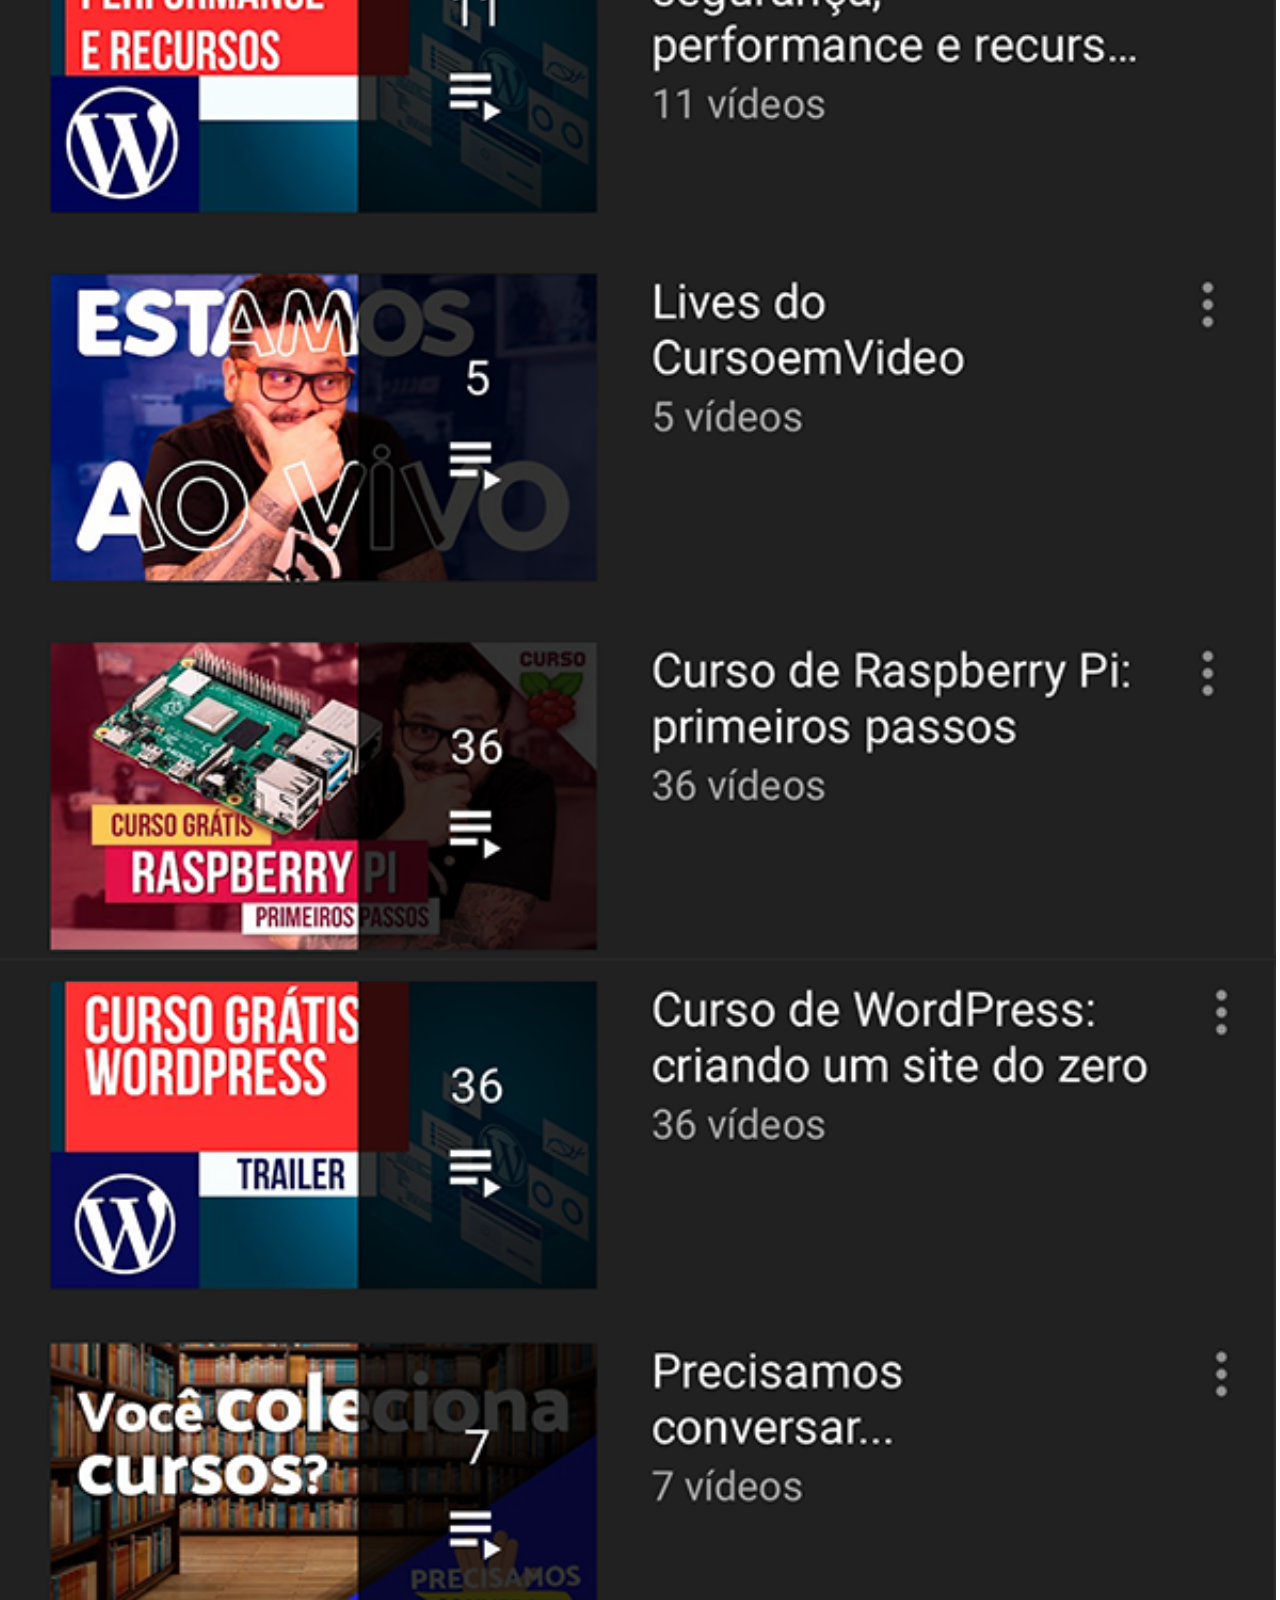
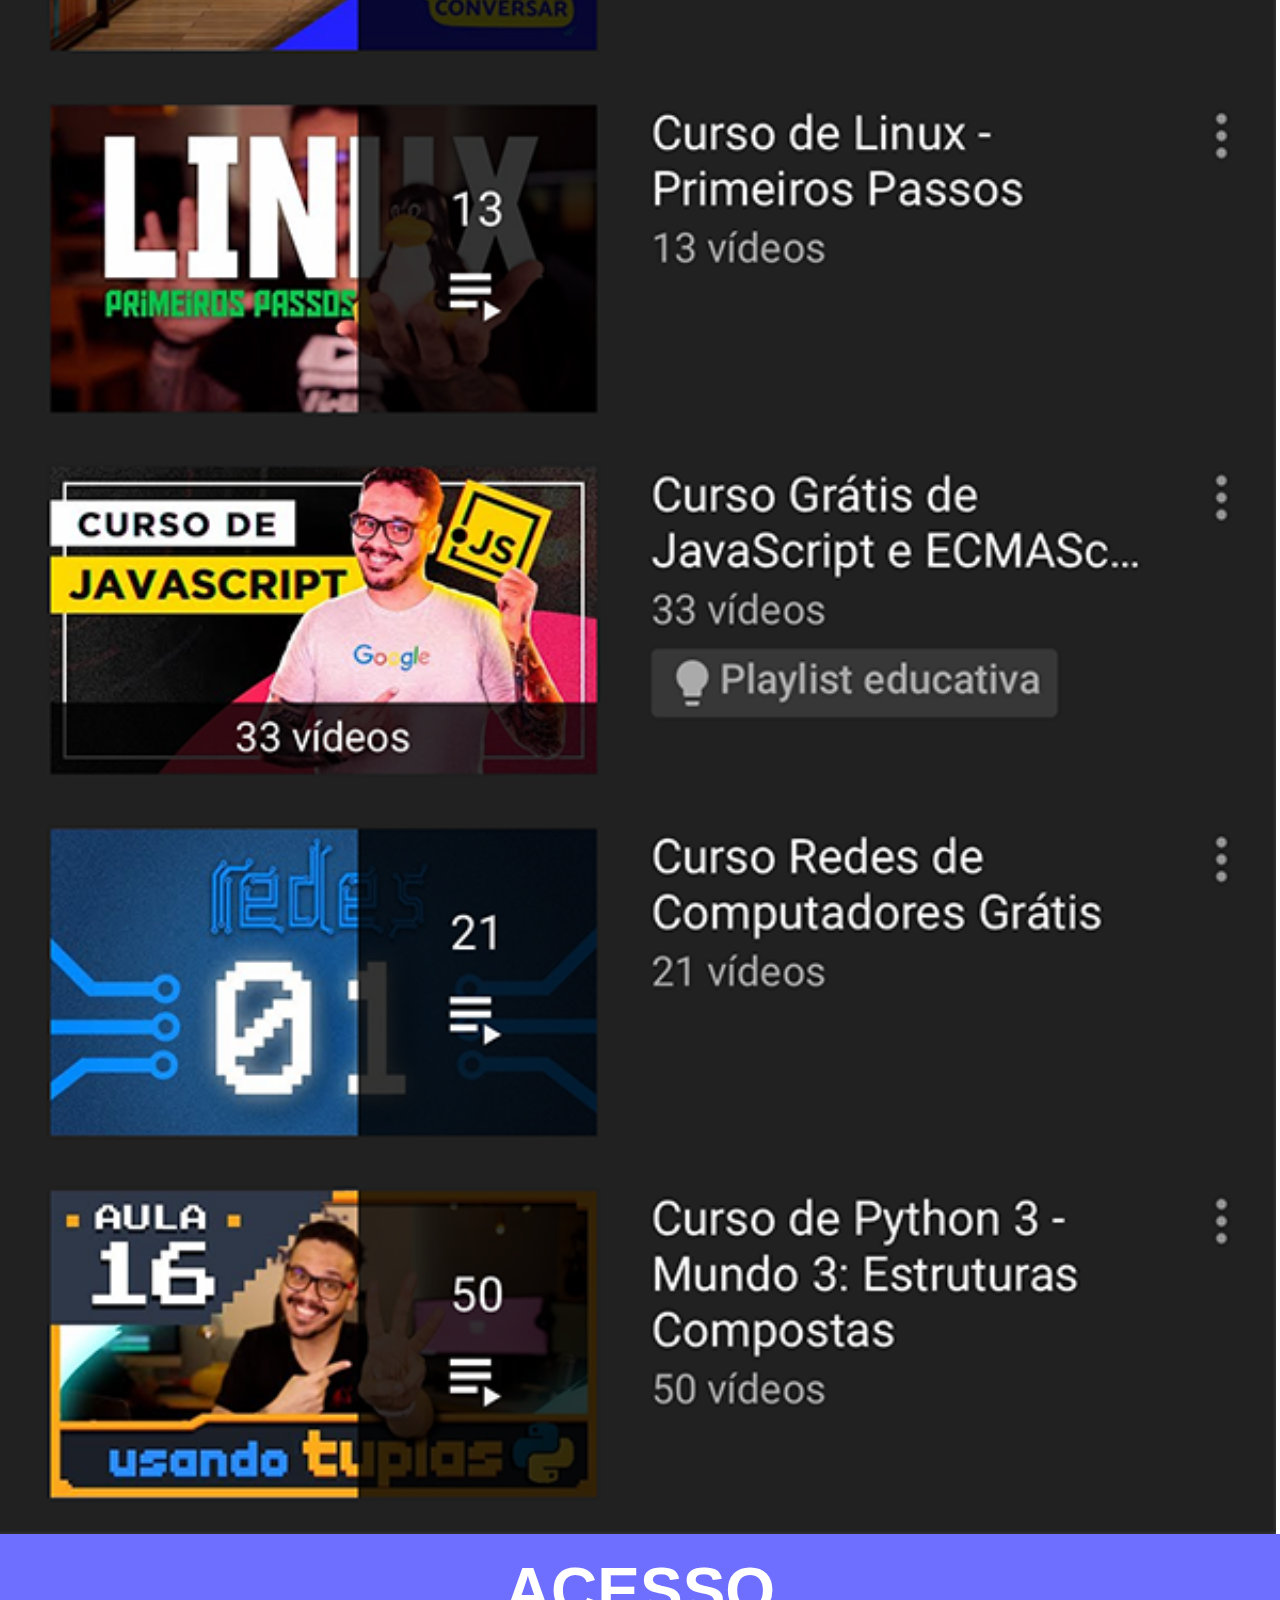
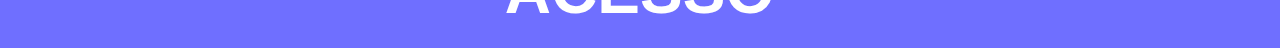
<file: youtube.html>
<!DOCTYPE html>
<html lang="pt-br">
<head>
    <meta charset="UTF-8">
    <meta name="viewport" content="width=device-width, initial-scale=1.0">
    <title>Youtube</title>
    <link rel="stylesheet" href="estilo/social.css">
</head>
<body>
    <img src="imagens/tela-youtube.png" alt="Youtube">
    <a href="https://www.youtube.com/@CursoemVideo" target="_blank">ACESSO</a>
</body>
</html>
</file>
<file: estilo.css>
@charset "UTF-8";

*{
    margin: 0px;
    padding: 0px;
    font-family: Arial, Helvetica, sans-serif;
}

    html,body {
    height:100vh;
    width: 100vw;
    background: url('imagens/fundo-madeira.jpg')no-repeat top center;
    background-size: cover;
    background-attachment: fixed;
    
}
 main{
    position: relative;
    height: 100vh;
    
 }

 section#telefone {
    position: absolute;
    top: 50%;
    left: 50%;
    transform: translate(-50%, -50%);

    height: 627px;
    width: 311px;
    background: url('imagens/frame-iphone.png')no-repeat;

    
 }
 iframe#tela{
    position: relative;
    top: 80px;
    left: 23px;
    width: 269px;
    height: 470px;
 }

 section#redes{
    text-align: right;
 }

 section#redes img{
    width: 50px;
    height: 50px;
    border-radius: 50px;
    padding: 05px;
    box-shadow: 2px 2px 5px rgba(0, 0, 0, 0.409);
    box-sizing: border-box;

 }

 section#redes img:hover{
    border: 2px solid rgba(255, 255, 255, 0.68);
    transform: translate(-3px, -3px);
    box-shadow: 5px 5px 10px rgba(0, 0, 0, 0.605);
    transition: transform .3s, border 1s;
 }
</file>
<file: estilo/social.css>
@charset "UTF-8";

*{
    margin: 0px;
    padding: 0px;
    font-family: Arial, Helvetica, sans-serif;
 }

 ::-webkit-scrollbar{
    width: 0px;
    height: 0px;
 }

 img{
    width: 100vw;
    margin: -4px;


 }
 a{ 
   display: block;
   padding: 20px;
   text-align: center;
   font-weight: bolder;
   background-color: rgba(0, 0, 255, 0.563);
   color: white;
   text-decoration: none;
   font-size: 05vw;

 }

 a:hover{
    background-color: rgb(67, 67, 213);
 }
</file>
